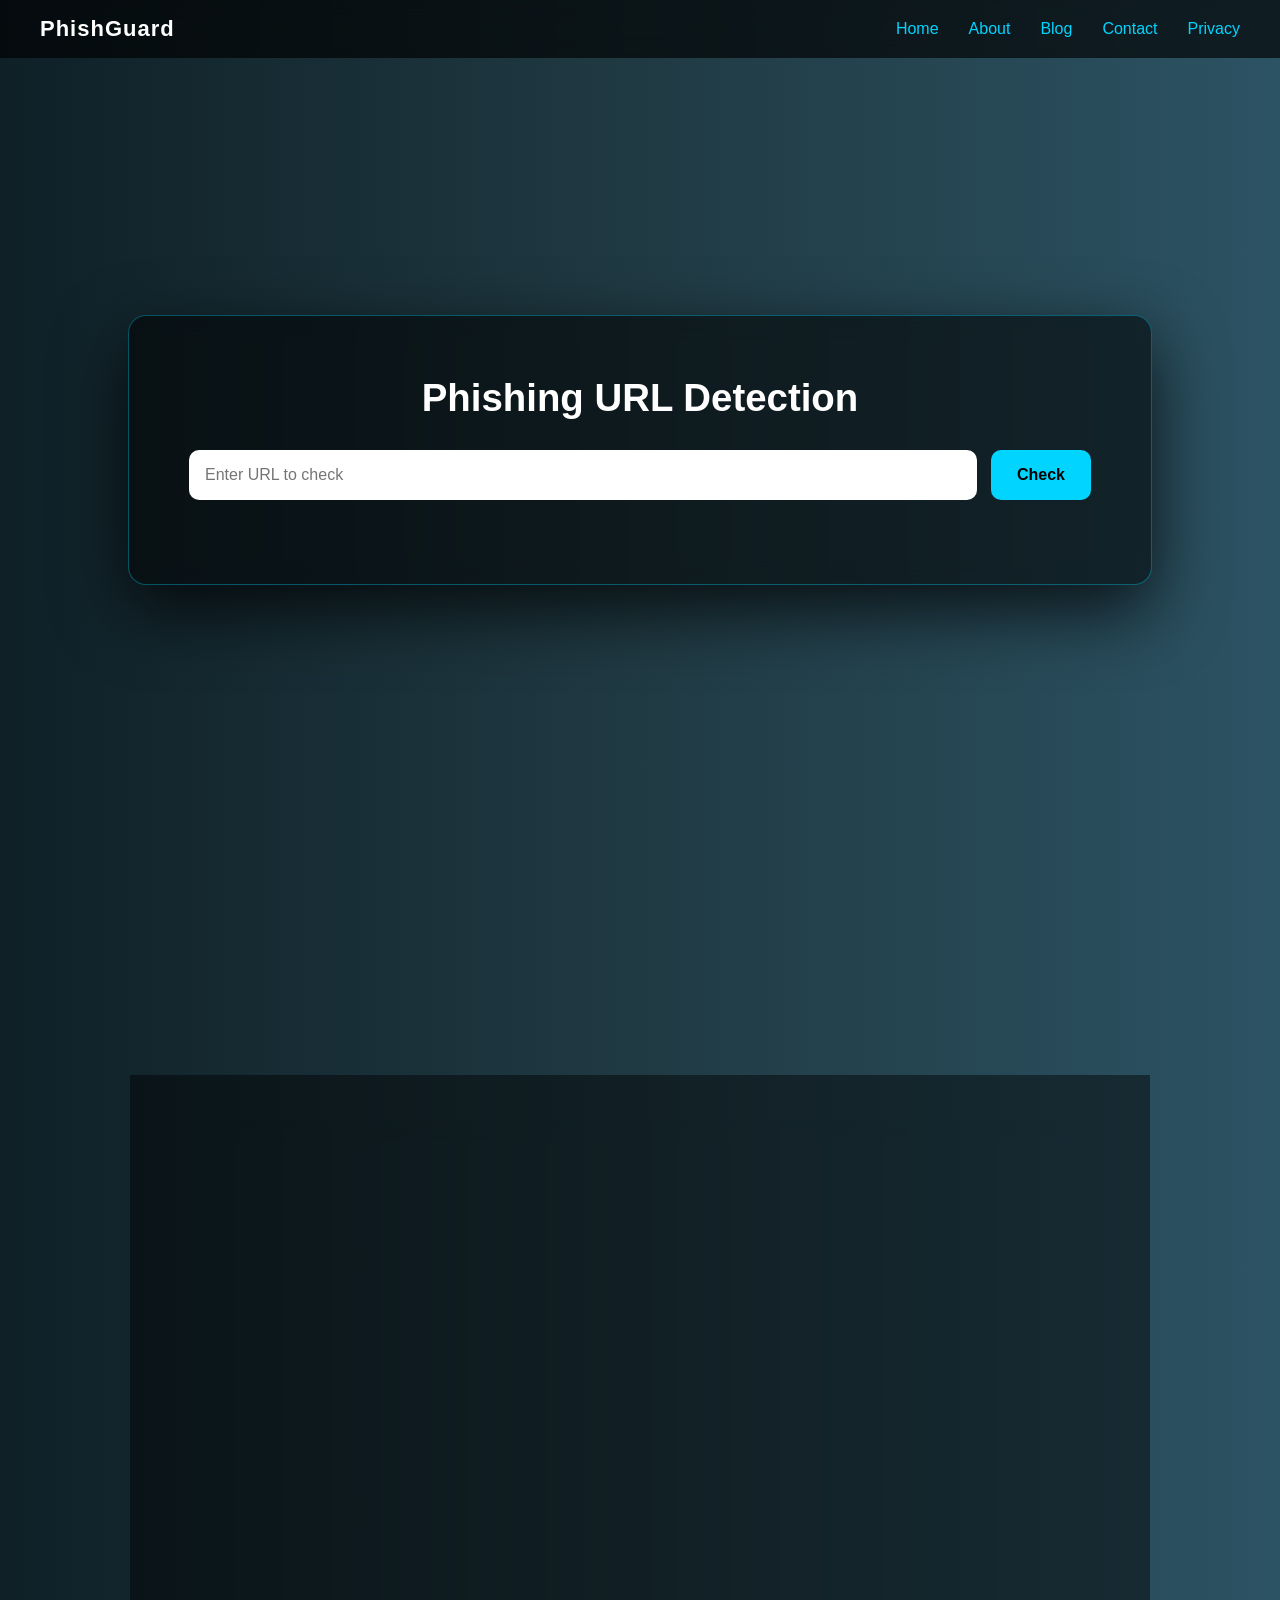
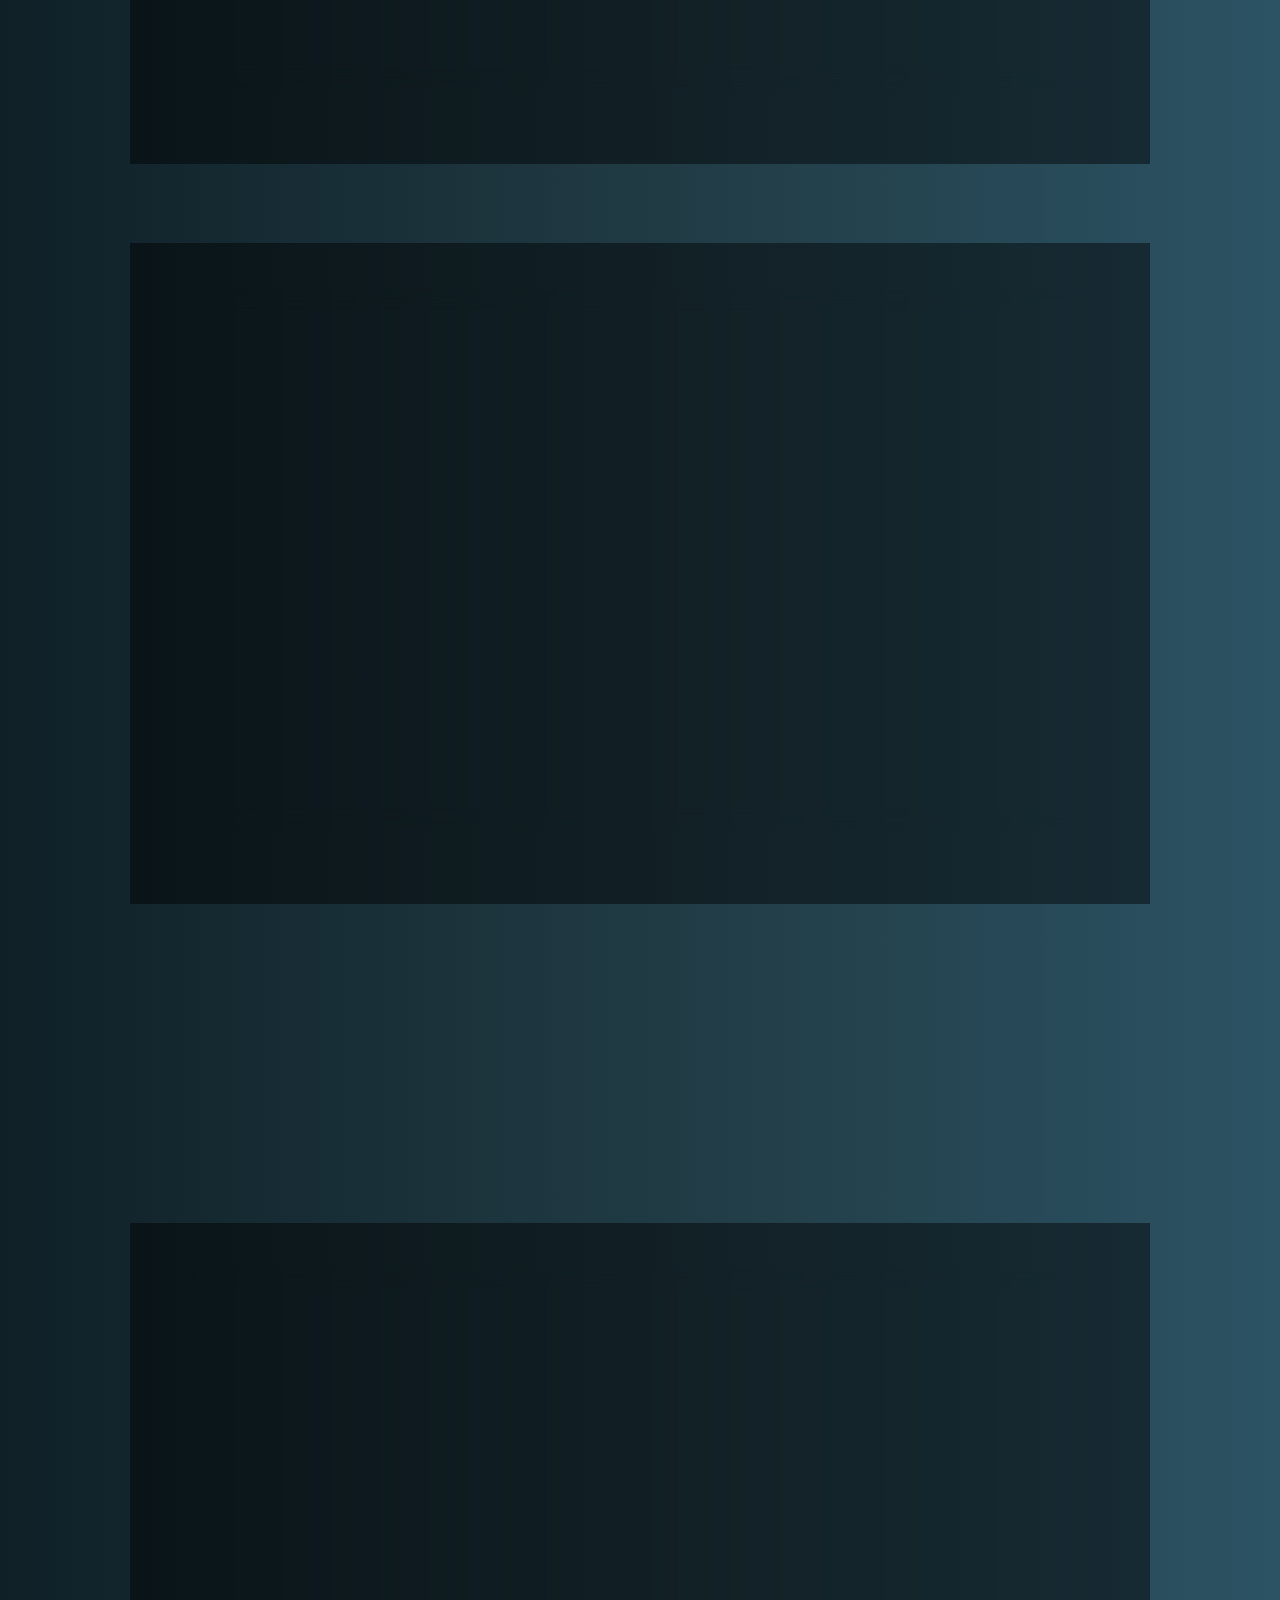
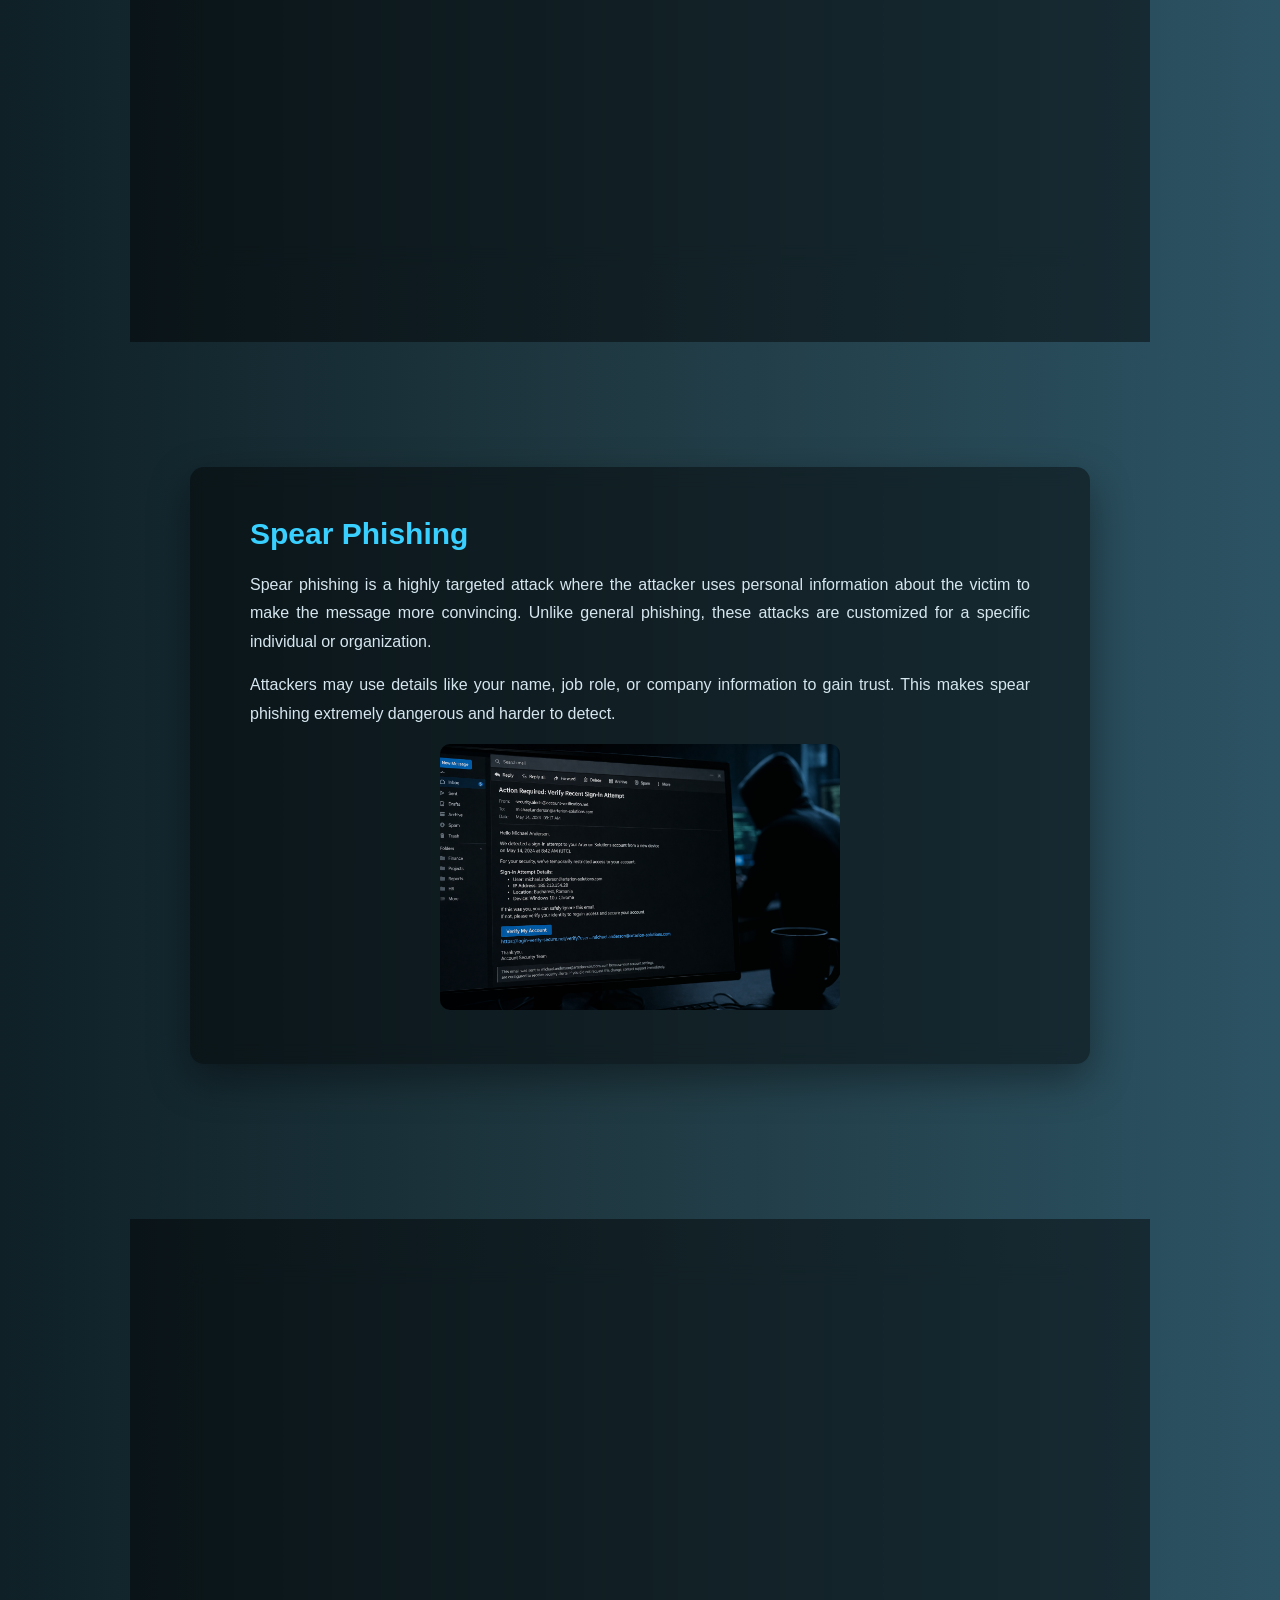
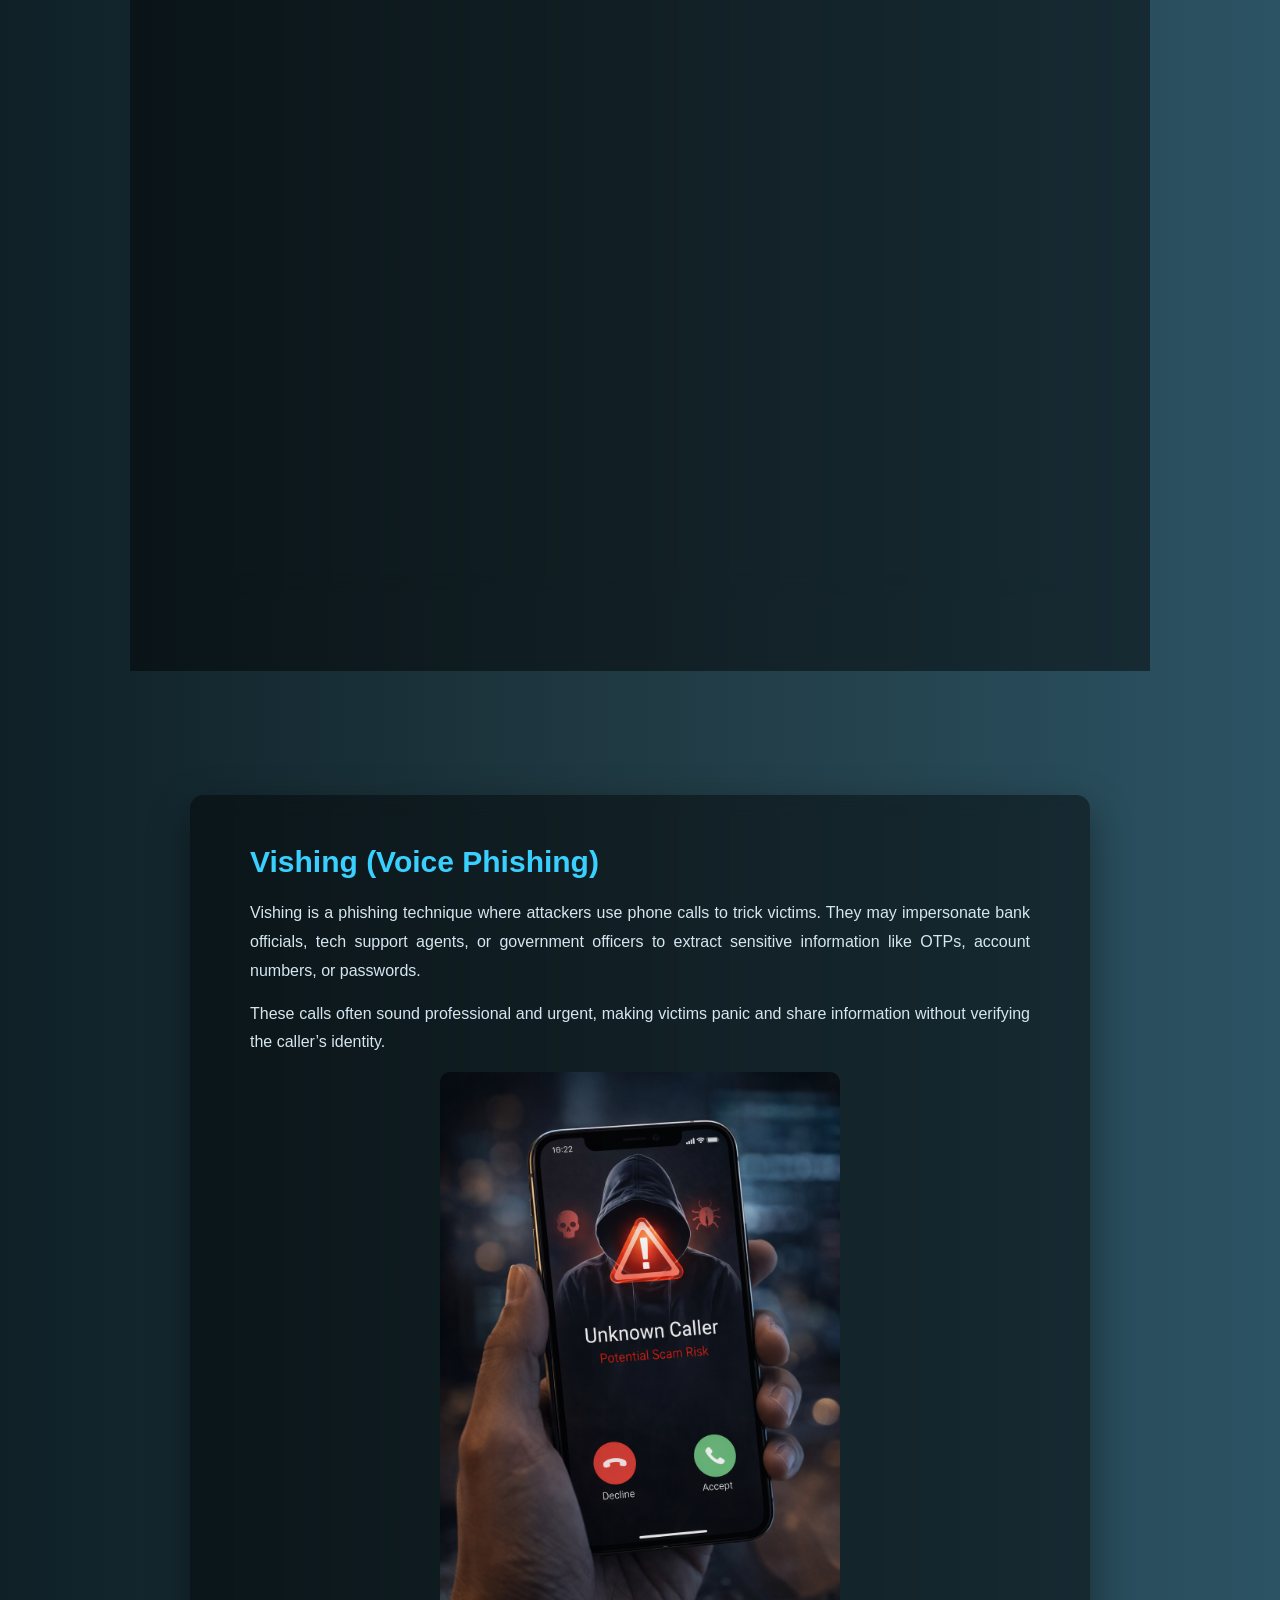
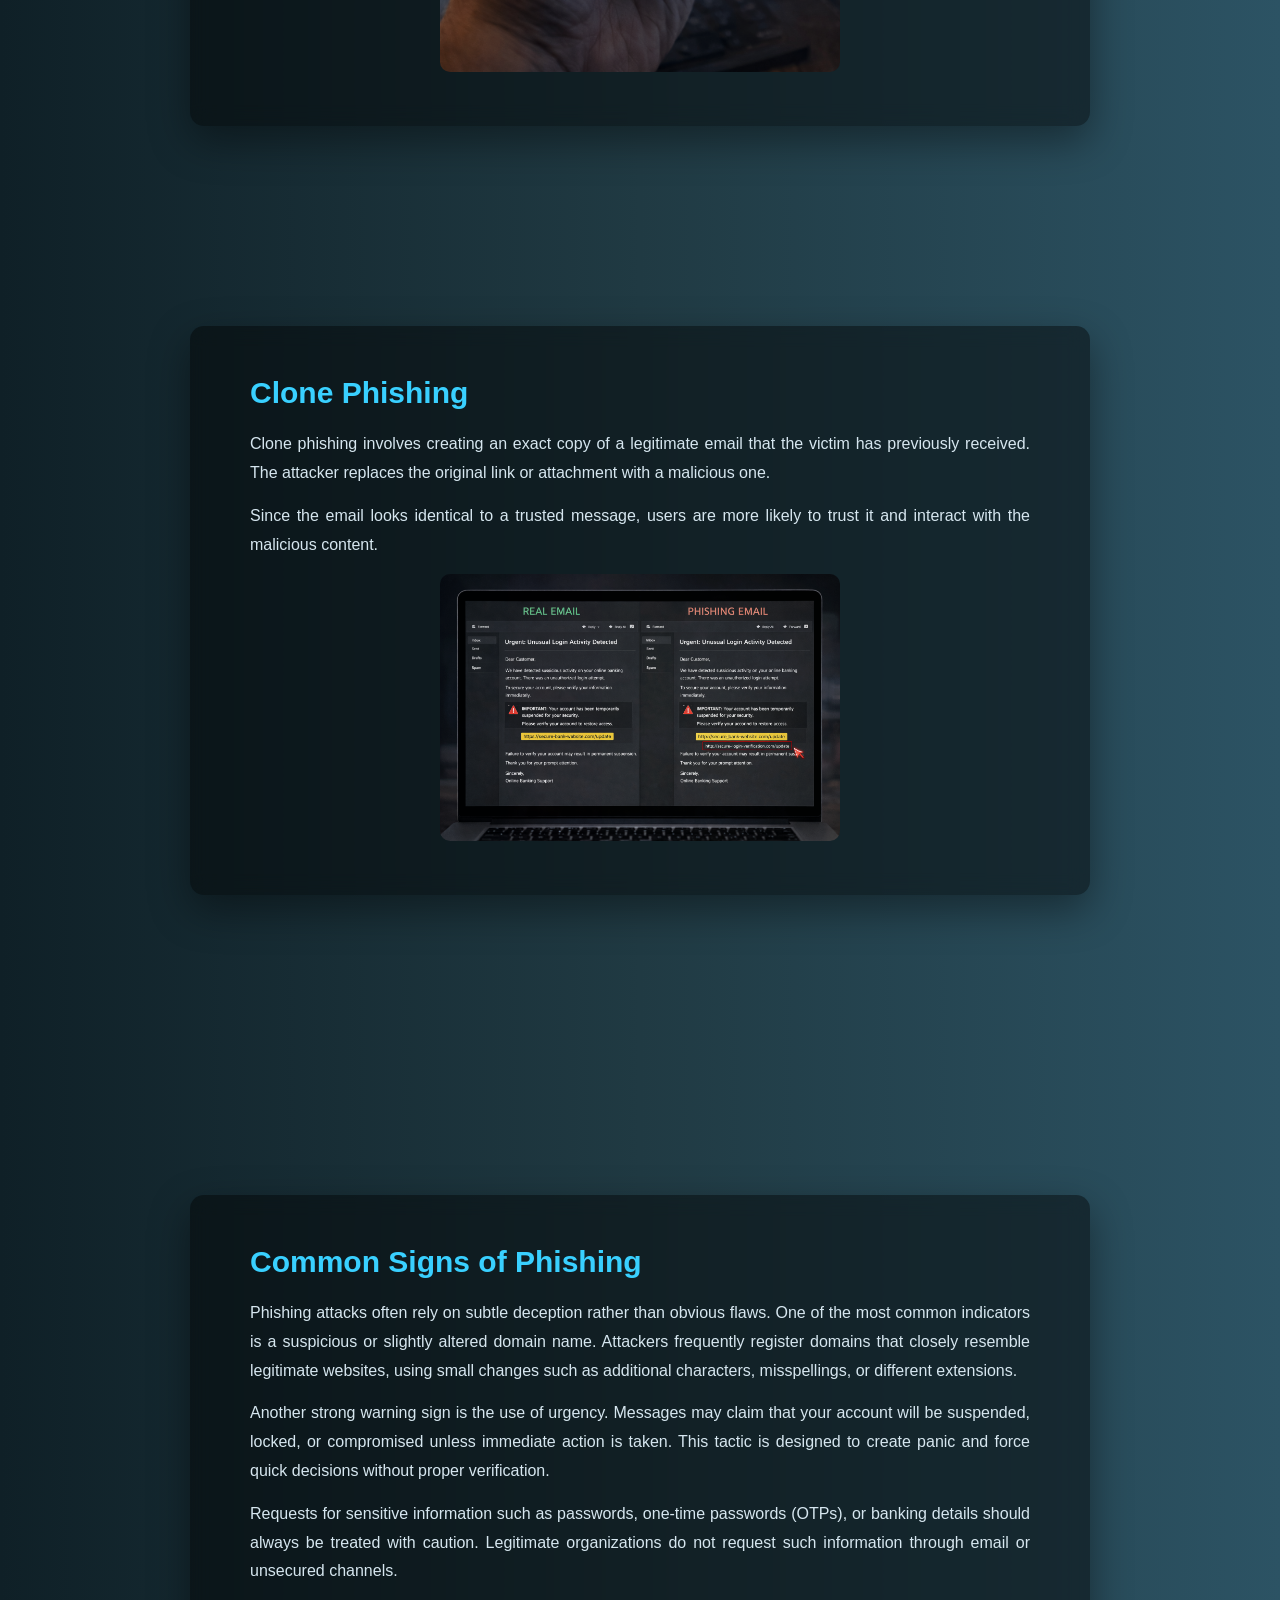
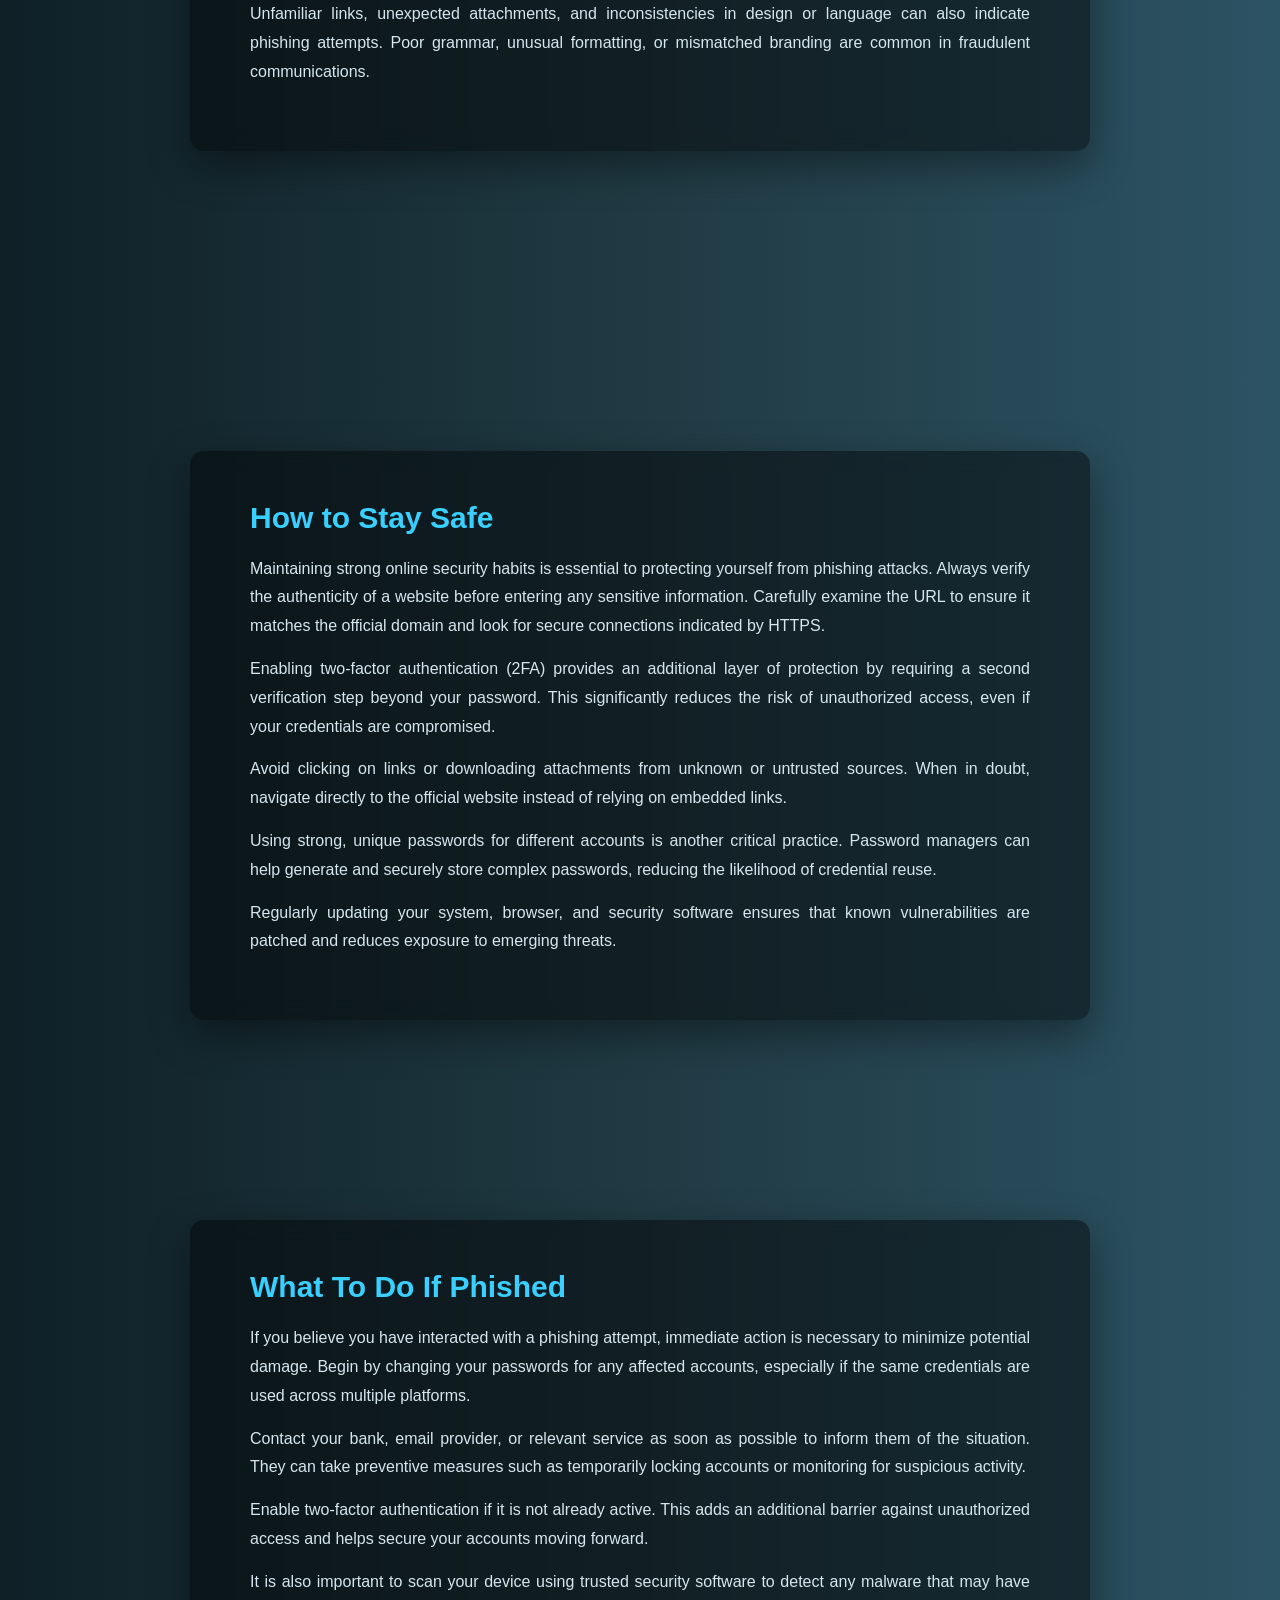
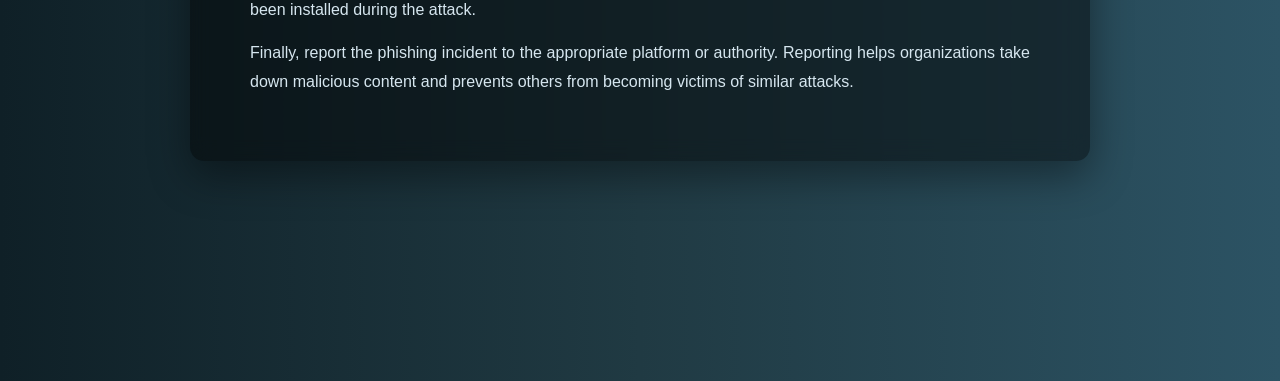
<file: index.html>
<!DOCTYPE html>
<html lang="en">

<head>
<meta name="google-adsense-account" content="ca-pub-5237312487637452">

<script async src="https://pagead2.googlesyndication.com/pagead/js/adsbygoogle.js?client=ca-pub-5237312487637452"
     crossorigin="anonymous"></script>

<meta charset="UTF-8">
<meta name="viewport" content="width=device-width, initial-scale=1.0">

<title>PhishGuard - Phishing URL Detection Tool</title>

<meta name="description" content="Detect phishing websites instantly with PhishGuard. Analyze suspicious URLs and stay safe from cyber threats.">

<link rel="stylesheet" href="css/style.css">

<link rel="stylesheet"
href="https://cdnjs.cloudflare.com/ajax/libs/font-awesome/6.5.1/css/all.min.css">

<style>
p {
  text-align: justify;
  line-height: 1.6;
}

.image-box {
  margin-top: 15px;
  text-align: center;
}

.image-box img {
  width: 100%;
  max-width: 400px;
  border-radius: 10px;
  opacity: 0.95;
}
</style>

</head>

<body>

<nav class="navbar">
<div class="logo">PhishGuard</div>

<div class="menu-toggle" onclick="toggleMenu()">
<i class="fas fa-bars"></i>
</div>

<ul class="nav-links" id="nav-links">
<li><a href="index.html">Home</a></li>
<li><a href="about.html">About</a></li>
<li><a href="blog.html">Blog</a></li>
<li><a href="contact.html">Contact</a></li>
<li><a href="privacy.html">Privacy</a></li>
</ul>
</nav>


<!-- TOOL SECTION -->
<section class="section">
<div class="home-card">
<h1>Phishing URL Detection</h1>

<div class="input-row">
<input type="text" id="url" placeholder="Enter URL to check">
<button class="check-btn" onclick="checkUrl()">Check</button>
</div>

<div id="resultBox">
<h2 id="result"></h2>
<h3 id="confidence"></h3>
</div>

<!-- 🔐 SSL REPORT (ADDED) -->
<div id="ssl-card" class="result-card" style="display:none; margin-top:20px;">
  <h3>🔐 SSL Security Report</h3>

  <p><strong>TLS Version:</strong> <span id="ssl-status">-</span></p>
  <p><strong>Issuer:</strong> <span id="ssl-issuer">-</span></p>
  <p><strong>Expiry:</strong> <span id="ssl-expiry">-</span></p>
  <p><strong>Domain:</strong> <span id="ssl-domain">-</span></p>
  <p><strong>IP Address:</strong> <span id="ssl-ip">-</span></p>
  <p><strong>Issued To:</strong> <span id="ssl-issued">-</span></p>
  <p><strong>Cipher:</strong> <span id="ssl-cipher">-</span></p>
  <p><strong>HSTS:</strong> <span id="ssl-hsts">-</span></p>
</div>

</div>
</section>


<!-- BASIC INFO -->
<section class="section about">
<div class="about-wrapper">

<div class="about-card">
<h2>What is Phishing?</h2>

<p>
Phishing is a cyberattack where attackers impersonate trusted websites
to steal login credentials, banking details, and personal information.
</p>

<p>
These attacks often involve fake login pages, misleading domain names,
and malicious links designed to trick users.
</p>

<div class="image-box">
<img src="img\Suspicious fake banking login page.png">
</div>

</div>


<div class="about-card">
<h2>How PhishGuard Helps</h2>

<p>
PhishGuard analyzes URLs using machine learning models trained
on phishing datasets and evaluates multiple security features
to detect suspicious patterns.
</p>

<p>
This allows users to quickly determine whether a website
may be safe or potentially malicious.
</p>

<div class="image-box">
<img src="img\ChatGPT Image Apr 11, 2026, 10_38_33 AM.png">
</div>

</div>

</div>
</section>
<!-- NEW SECTION: TYPES OF PHISHING -->
<!-- DETAILED TYPES OF PHISHING -->
<section class="section about">
<div class="about-wrapper">

<div class="about-card">
<h2>Email Phishing</h2>

<p>
Email phishing is the most common type of cyber attack where attackers send
fraudulent emails that appear to come from trusted organizations such as banks,
e-commerce platforms, or social media companies.
</p>

<p>
These emails often contain urgent messages like “Your account will be suspended”
or “Verify your identity now,” pushing users to click malicious links and enter
sensitive information such as passwords or credit card details.
</p>

<div class="image-box">
<img src="img\Phishing email warning on laptop screen.png" alt="Email Phishing Example">
</div>

</div>


<div class="about-card">
<h2>Spear Phishing</h2>

<p>
Spear phishing is a highly targeted attack where the attacker uses personal
information about the victim to make the message more convincing. Unlike general
phishing, these attacks are customized for a specific individual or organization.
</p>

<p>
Attackers may use details like your name, job role, or company information to
gain trust. This makes spear phishing extremely dangerous and harder to detect.
</p>

<div class="image-box">
<img src="img\spear.png" alt="Spear Phishing Example">
</div>

</div>


<div class="about-card">
<h2>Smishing (SMS Phishing)</h2>

<p>
Smishing involves phishing attacks carried out through SMS or text messages.
Users receive messages claiming to be from banks, delivery services, or government
agencies with links that lead to malicious websites.
</p>

<p>
These messages often create urgency, such as “Your package is delayed” or
“Click here to claim your reward,” tricking users into clicking harmful links.
</p>

<div class="image-box">
<img src="img\Beware of suspicious delivery scams.png" alt="Smishing Example">
</div>

</div>


<div class="about-card">
<h2>Vishing (Voice Phishing)</h2>

<p>
Vishing is a phishing technique where attackers use phone calls to trick victims.
They may impersonate bank officials, tech support agents, or government officers
to extract sensitive information like OTPs, account numbers, or passwords.
</p>

<p>
These calls often sound professional and urgent, making victims panic and share
information without verifying the caller’s identity.
</p>

<div class="image-box">
<img src="img\Suspicious call alert on smartphone.png" alt="Vishing Example">
</div>

</div>


<div class="about-card">
<h2>Clone Phishing</h2>

<p>
Clone phishing involves creating an exact copy of a legitimate email that the
victim has previously received. The attacker replaces the original link or
attachment with a malicious one.
</p>

<p>
Since the email looks identical to a trusted message, users are more likely to
trust it and interact with the malicious content.
</p>

<div class="image-box">
<img src="img\Email phishing vs real comparison.png" alt="Clone Phishing Example">
</div>

</div>

</div>
</section>
<div class="about-card">
<h2>Common Signs of Phishing</h2>

<p>
Phishing attacks often rely on subtle deception rather than obvious flaws. One of the most common indicators is a suspicious or slightly altered domain name. Attackers frequently register domains that closely resemble legitimate websites, using small changes such as additional characters, misspellings, or different extensions.
</p>

<p>
Another strong warning sign is the use of urgency. Messages may claim that your account will be suspended, locked, or compromised unless immediate action is taken. This tactic is designed to create panic and force quick decisions without proper verification.
</p>

<p>
Requests for sensitive information such as passwords, one-time passwords (OTPs), or banking details should always be treated with caution. Legitimate organizations do not request such information through email or unsecured channels.
</p>

<p>
Unfamiliar links, unexpected attachments, and inconsistencies in design or language can also indicate phishing attempts. Poor grammar, unusual formatting, or mismatched branding are common in fraudulent communications.
</p>

</div>

</div>
</section>


<!-- NEW SECTION: SAFETY -->
<section class="section about">
<div class="about-wrapper">

<div class="about-card">
<h2>How to Stay Safe</h2>

<p>
Maintaining strong online security habits is essential to protecting yourself from phishing attacks. Always verify the authenticity of a website before entering any sensitive information. Carefully examine the URL to ensure it matches the official domain and look for secure connections indicated by HTTPS.
</p>

<p>
Enabling two-factor authentication (2FA) provides an additional layer of protection by requiring a second verification step beyond your password. This significantly reduces the risk of unauthorized access, even if your credentials are compromised.
</p>

<p>
Avoid clicking on links or downloading attachments from unknown or untrusted sources. When in doubt, navigate directly to the official website instead of relying on embedded links.
</p>

<p>
Using strong, unique passwords for different accounts is another critical practice. Password managers can help generate and securely store complex passwords, reducing the likelihood of credential reuse.
</p>

<p>
Regularly updating your system, browser, and security software ensures that known vulnerabilities are patched and reduces exposure to emerging threats.
</p>

</div>

<div class="about-card">
<h2>What To Do If Phished</h2>

<p>
If you believe you have interacted with a phishing attempt, immediate action is necessary to minimize potential damage. Begin by changing your passwords for any affected accounts, especially if the same credentials are used across multiple platforms.
</p>

<p>
Contact your bank, email provider, or relevant service as soon as possible to inform them of the situation. They can take preventive measures such as temporarily locking accounts or monitoring for suspicious activity.
</p>

<p>
Enable two-factor authentication if it is not already active. This adds an additional barrier against unauthorized access and helps secure your accounts moving forward.
</p>

<p>
It is also important to scan your device using trusted security software to detect any malware that may have been installed during the attack.
</p>

<p>
Finally, report the phishing incident to the appropriate platform or authority. Reporting helps organizations take down malicious content and prevents others from becoming victims of similar attacks.
</p>

</div>

</div>
</section>
<!-- (rest of your code unchanged — exactly as in your original file) -->

<script src="js/app.js"></script>

</body>
</html>
</file>
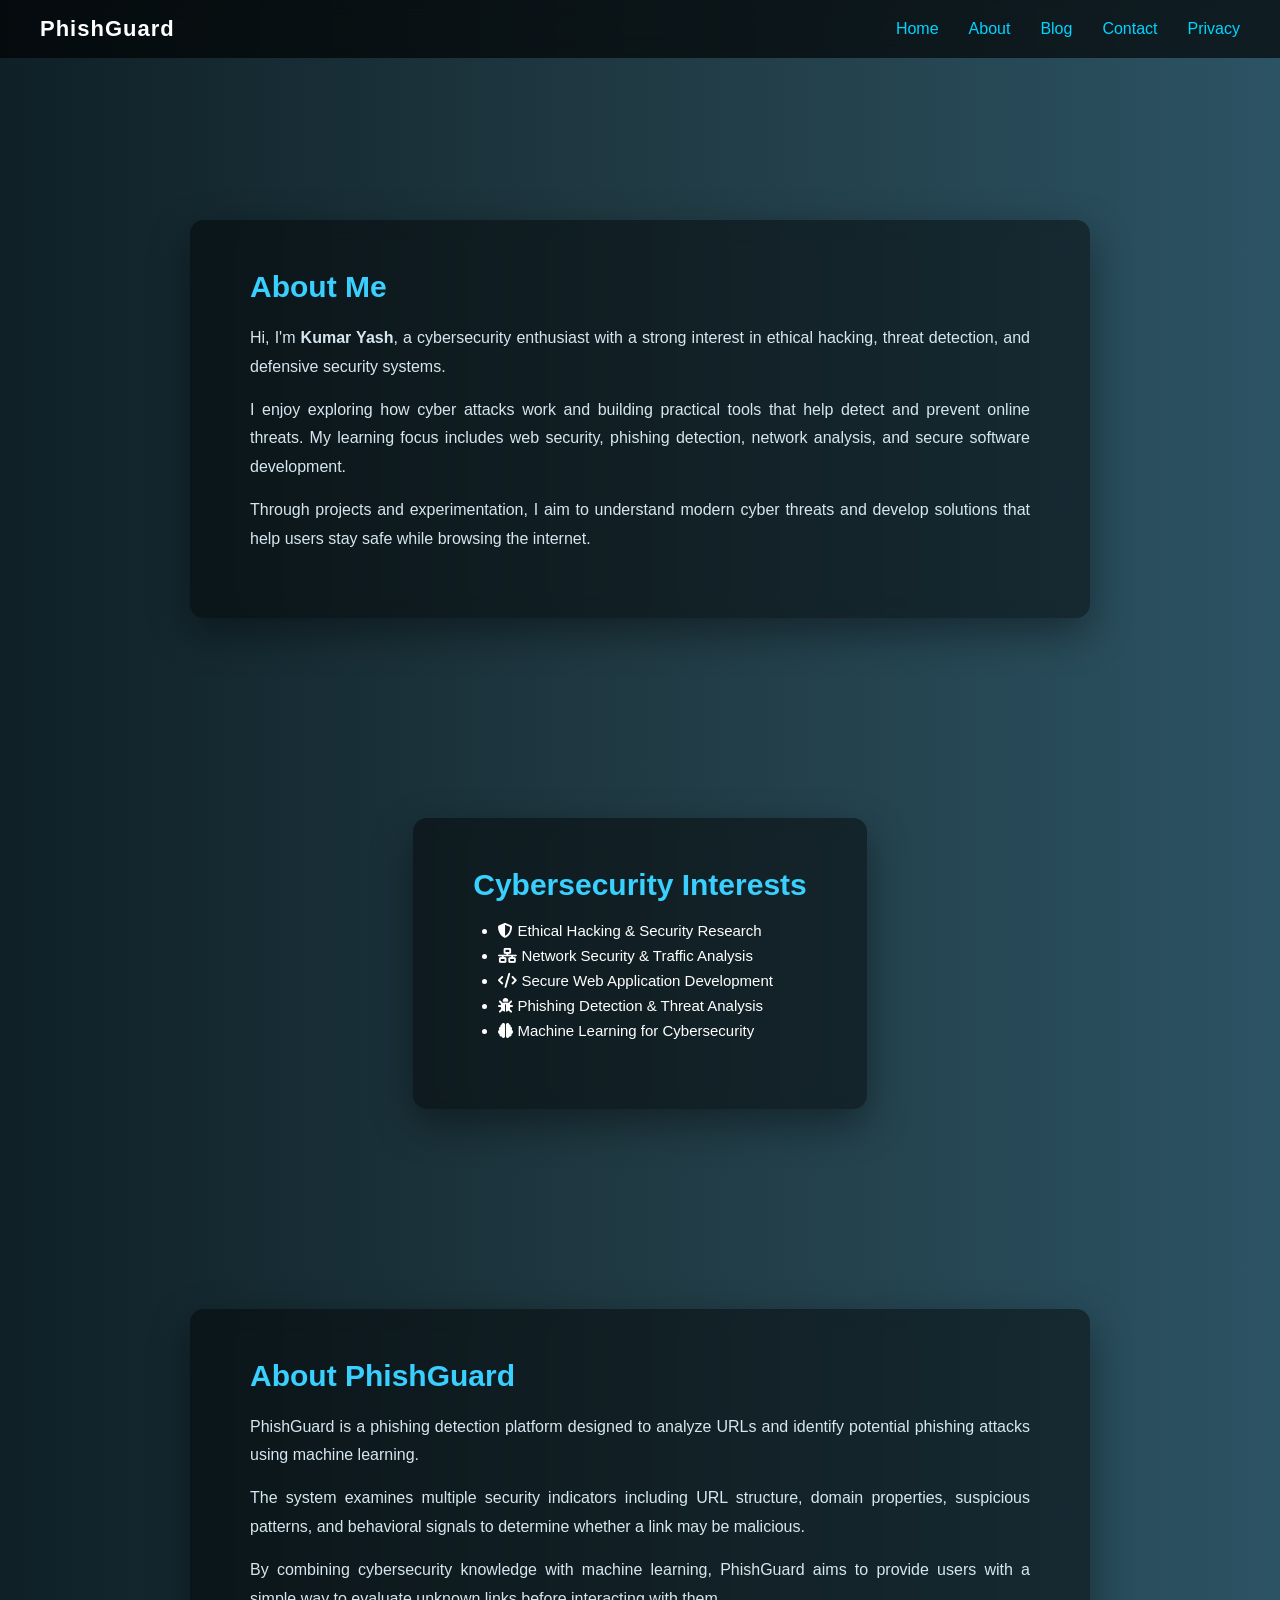
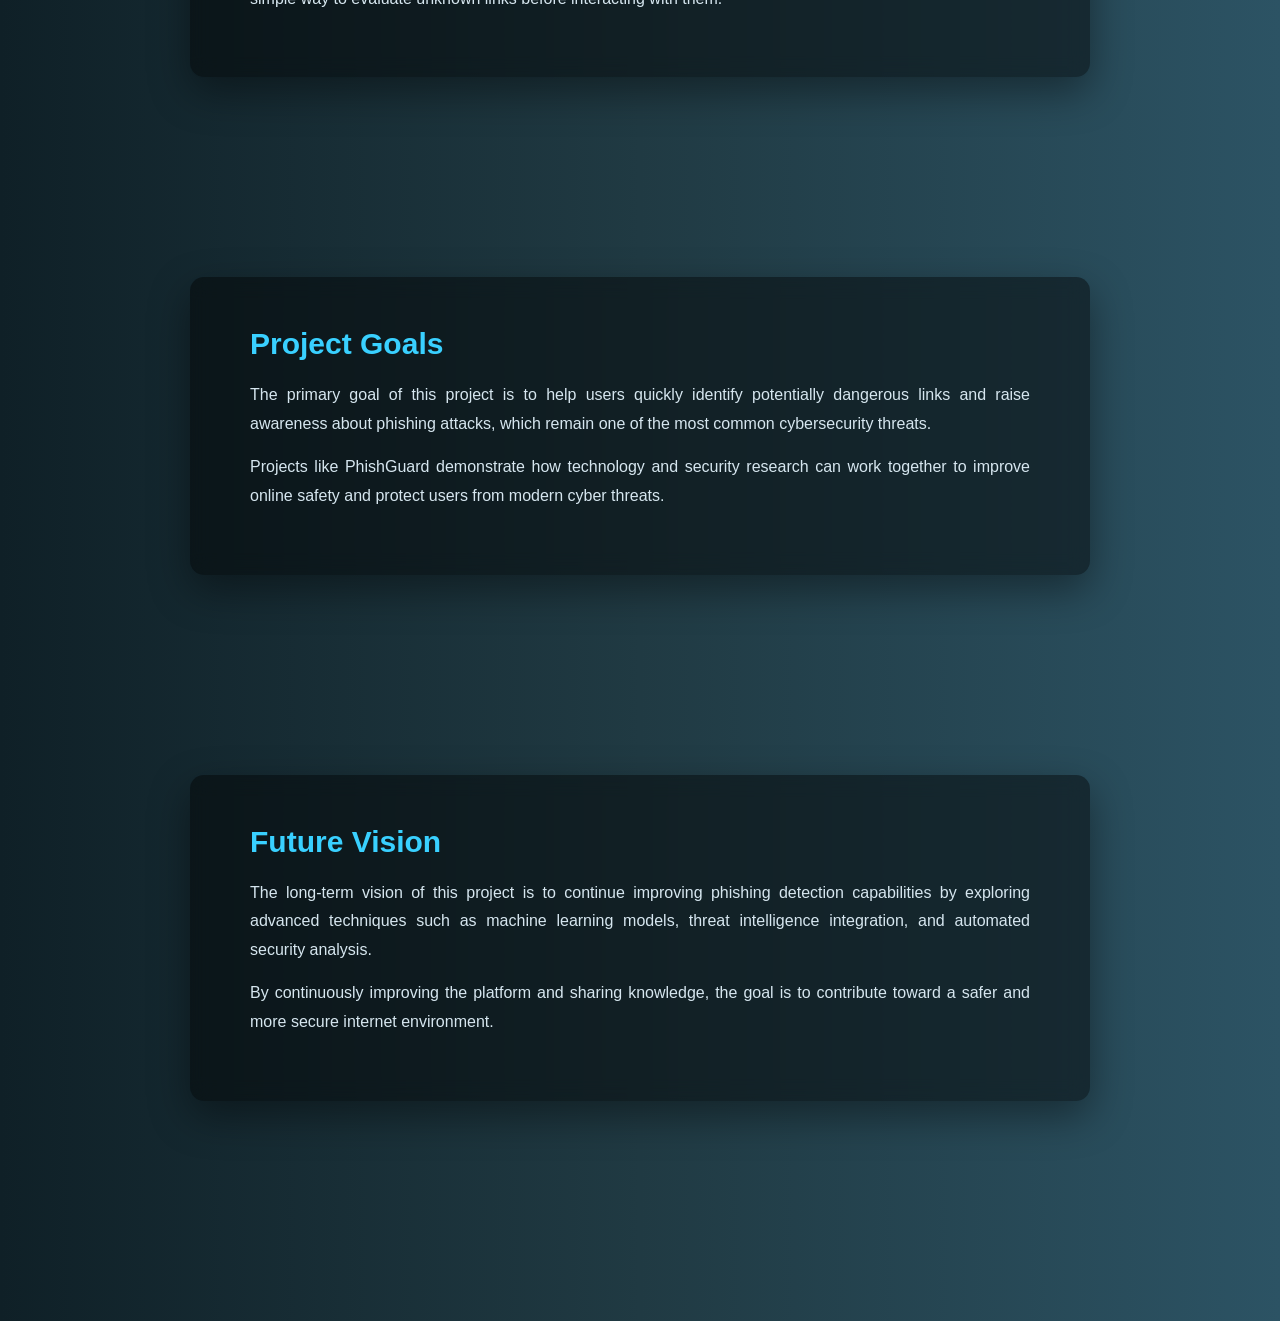
<file: about.html>
<!DOCTYPE html>
<html lang="en">

<head>

<link rel="stylesheet" href="css/style.css">
<meta charset="UTF-8">
<meta name="viewport" content="width=device-width, initial-scale=1.0">

<title>About | PhishGuard</title>

<link rel="stylesheet" href="css/style.css">

<link rel="stylesheet"
href="https://cdnjs.cloudflare.com/ajax/libs/font-awesome/6.5.1/css/all.min.css">
<style>
p {
  text-align: justify;
  line-height: 1.6;
}
</style>
</head>
<script src="js/app.js"></script>
<body>

<nav class="navbar">

<div class="logo">PhishGuard</div>

<div class="menu-toggle" onclick="toggleMenu()">
<i class="fas fa-bars"></i>
</div>

<ul class="nav-links" id="nav-links">
<li><a href="index.html">Home</a></li>
<li><a href="about.html">About</a></li>
<li><a href="blog.html">Blog</a></li>
<li><a href="contact.html">Contact</a></li>
<li><a href="privacy.html">Privacy</a></li>
</ul>

</nav>


<section class="section about">

<div class="about-wrapper">


<!-- ABOUT ME -->

<div class="about-card">

<h2>About Me</h2>

<p>
Hi, I'm <strong>Kumar Yash</strong>, a cybersecurity enthusiast with a
strong interest in ethical hacking, threat detection, and defensive
security systems.
</p>

<p>
I enjoy exploring how cyber attacks work and building practical
tools that help detect and prevent online threats. My learning
focus includes web security, phishing detection, network analysis,
and secure software development.
</p>

<p>
Through projects and experimentation, I aim to understand modern
cyber threats and develop solutions that help users stay safe
while browsing the internet.
</p>

</div>


<!-- SKILLS / INTERESTS -->

<div class="about-card">

<h2>Cybersecurity Interests</h2>

<ul class="about-list">
<li><i class="fa-solid fa-shield-halved"></i> Ethical Hacking & Security Research</li>
<li><i class="fa-solid fa-network-wired"></i> Network Security & Traffic Analysis</li>
<li><i class="fa-solid fa-code"></i> Secure Web Application Development</li>
<li><i class="fa-solid fa-bug"></i> Phishing Detection & Threat Analysis</li>
<li><i class="fa-solid fa-brain"></i> Machine Learning for Cybersecurity</li>
</ul>

</div>


<!-- PROJECT -->

<div class="about-card">

<h2>About PhishGuard</h2>

<p>
PhishGuard is a phishing detection platform designed to analyze
URLs and identify potential phishing attacks using machine learning.
</p>

<p>
The system examines multiple security indicators including URL
structure, domain properties, suspicious patterns, and behavioral
signals to determine whether a link may be malicious.
</p>

<p>
By combining cybersecurity knowledge with machine learning,
PhishGuard aims to provide users with a simple way to evaluate
unknown links before interacting with them.
</p>

</div>


<!-- PROJECT GOALS -->

<div class="about-card">

<h2>Project Goals</h2>

<p>
The primary goal of this project is to help users quickly identify
potentially dangerous links and raise awareness about phishing
attacks, which remain one of the most common cybersecurity threats.
</p>

<p>
Projects like PhishGuard demonstrate how technology and security
research can work together to improve online safety and protect
users from modern cyber threats.
</p>

</div>


<!-- VISION -->

<div class="about-card">

<h2>Future Vision</h2>

<p>
The long-term vision of this project is to continue improving
phishing detection capabilities by exploring advanced techniques
such as machine learning models, threat intelligence integration,
and automated security analysis.
</p>

<p>
By continuously improving the platform and sharing knowledge,
the goal is to contribute toward a safer and more secure internet
environment.
</p>

</div>


</div>

</section>

</body>
</html>
</file>
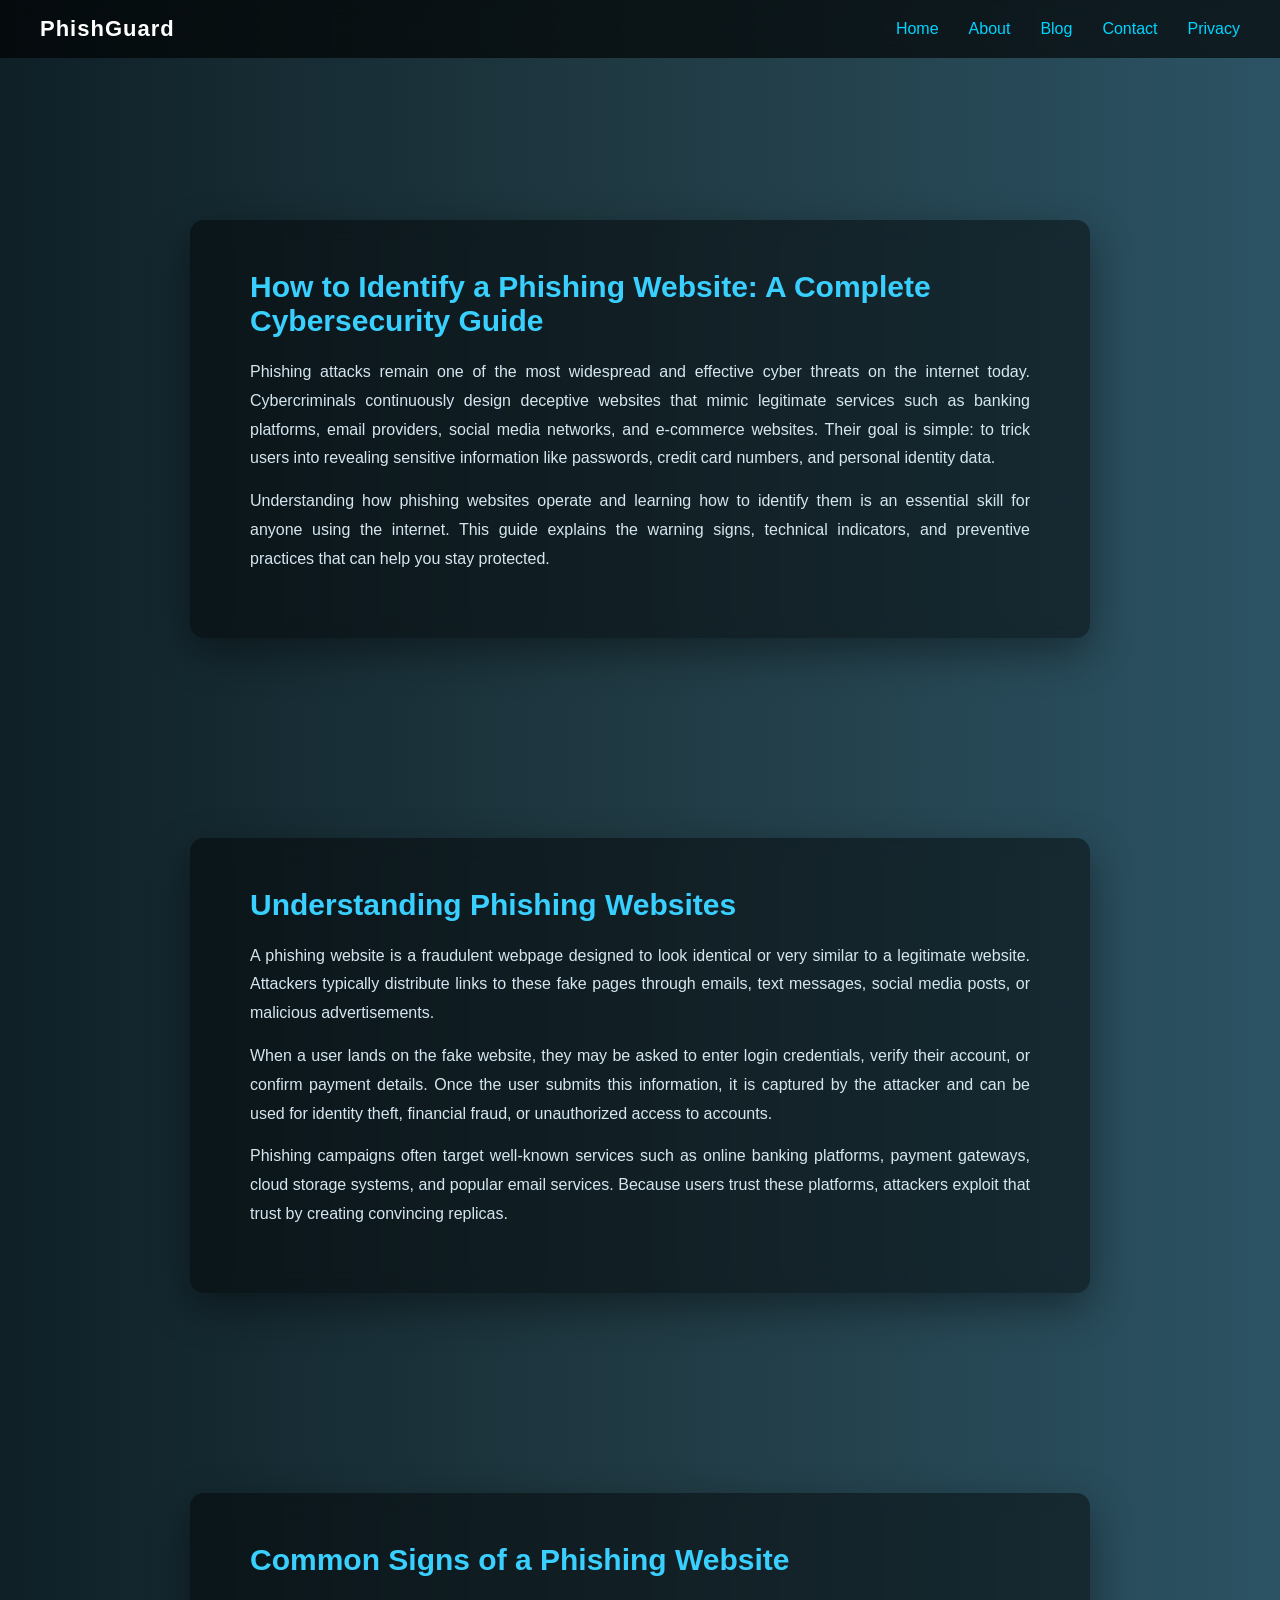
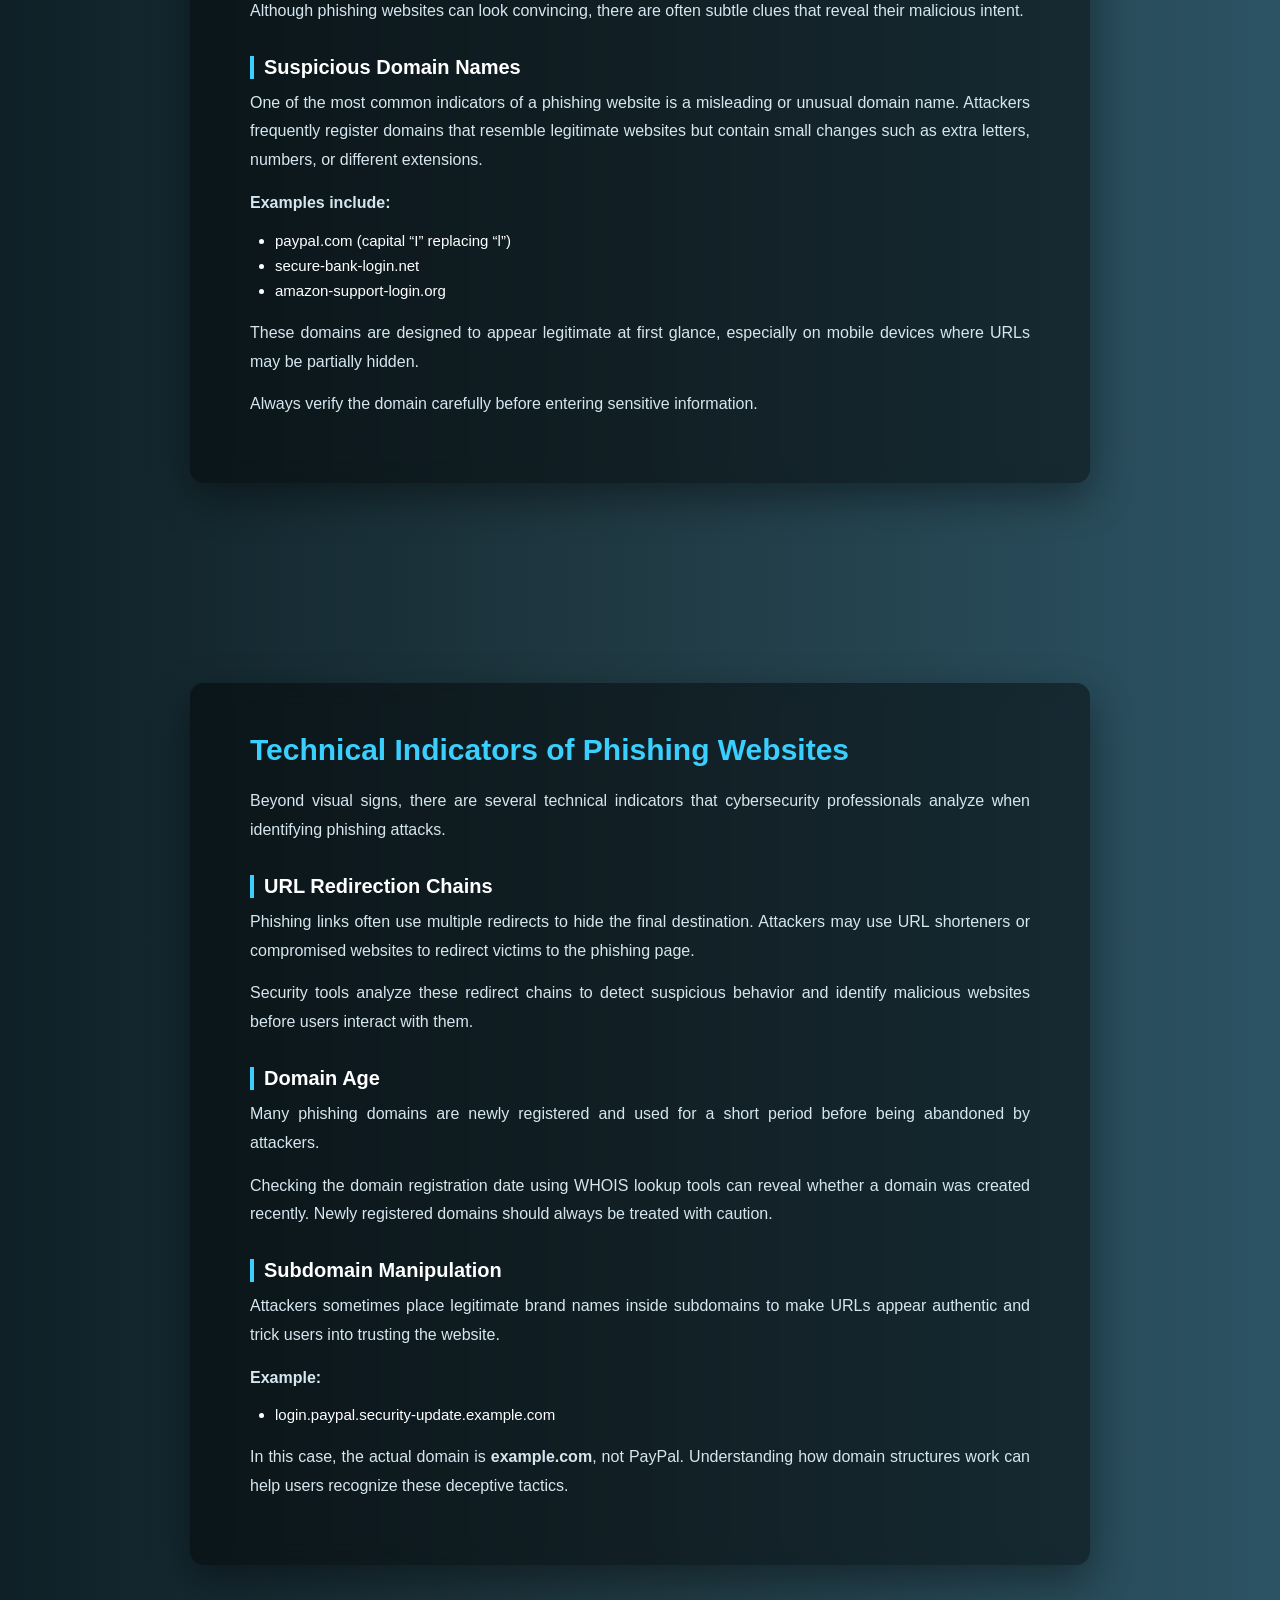
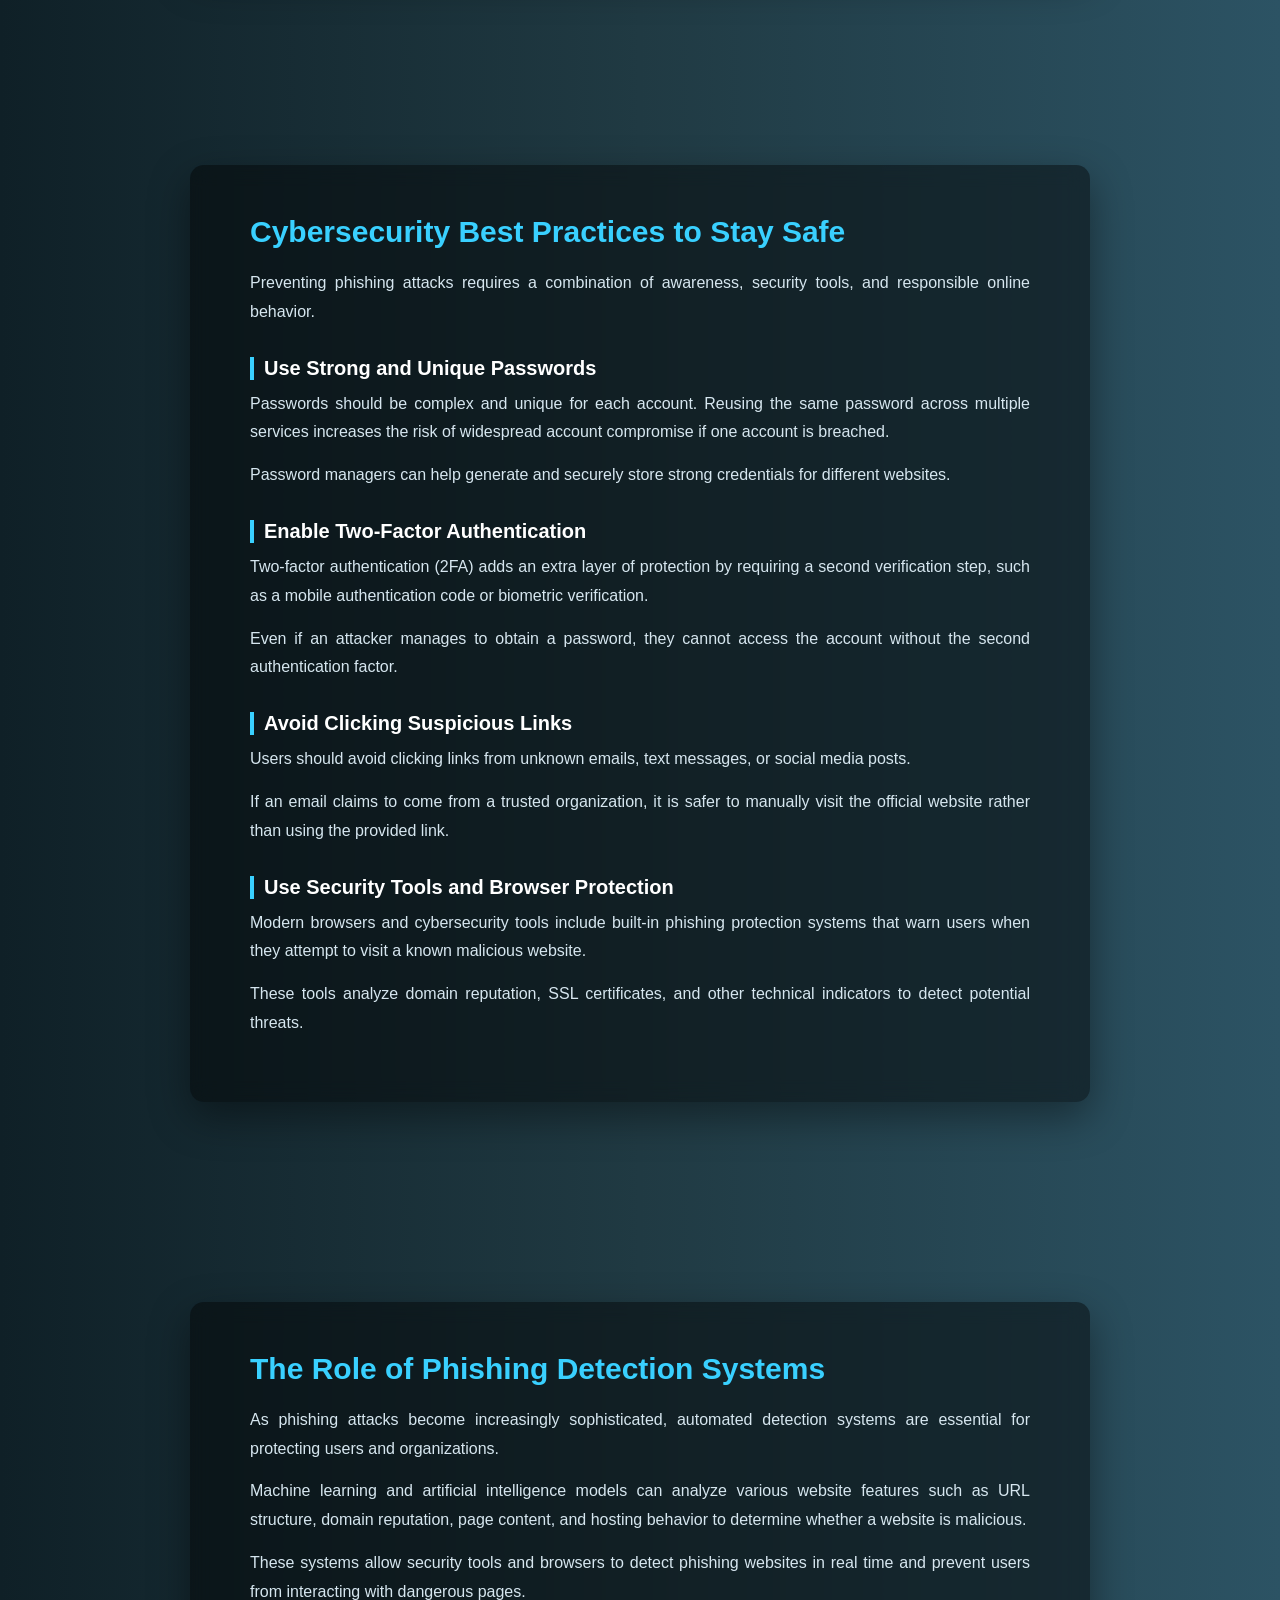
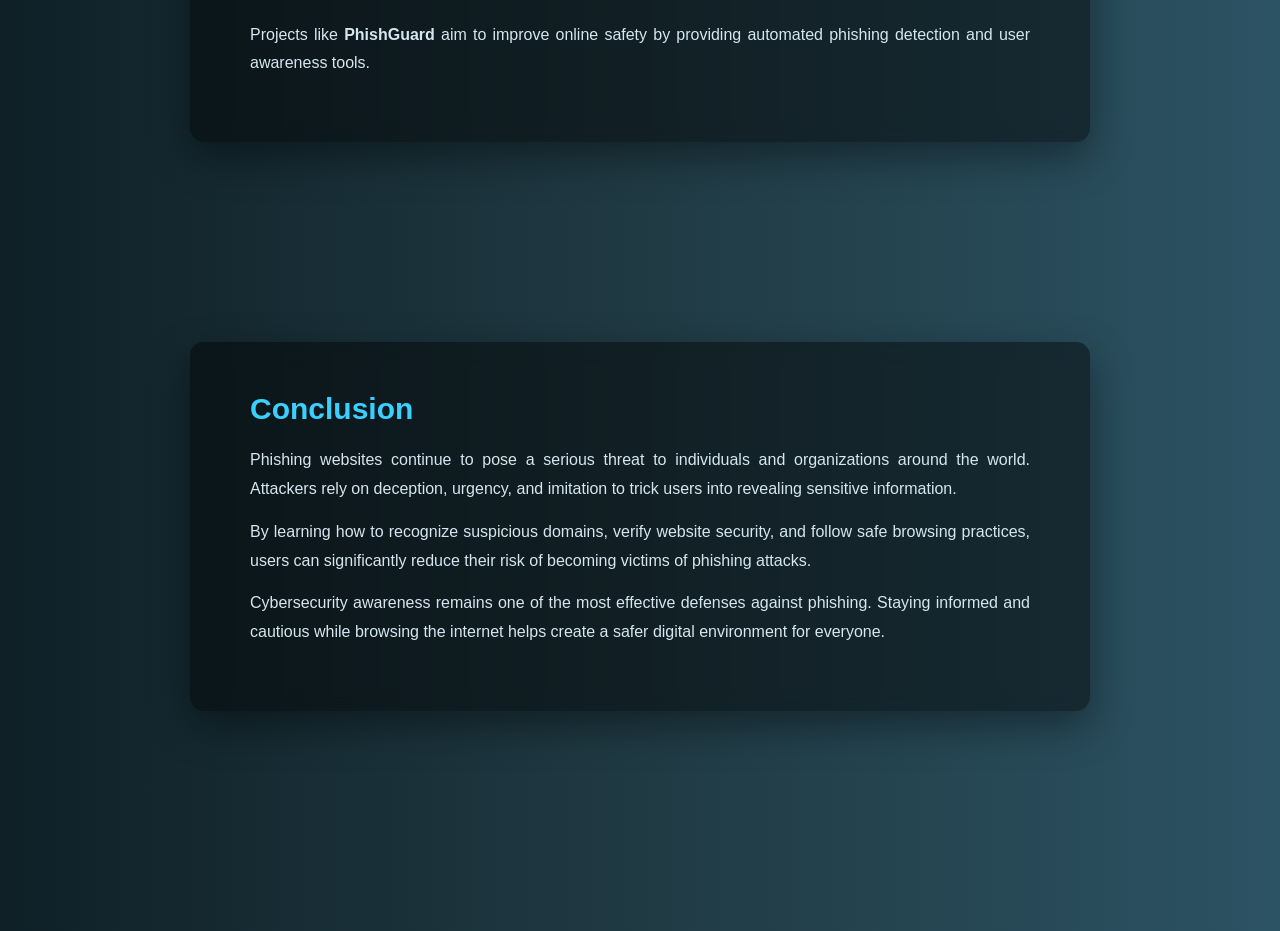
<file: blog.html>
<!DOCTYPE html>
<html lang="en">

<head>
<link rel="stylesheet" href="css/style.css">
<meta name="google-adsense-account" content="ca-pub-5237312487637452">

<script async src="https://pagead2.googlesyndication.com/pagead/js/adsbygoogle.js?client=ca-pub-5237312487637452"
     crossorigin="anonymous"></script>

<meta charset="UTF-8">
<meta name="viewport" content="width=device-width, initial-scale=1.0">

<title>Blog | PhishGuard</title>

<link rel="stylesheet" href="css/style.css">

<link rel="stylesheet"
href="https://cdnjs.cloudflare.com/ajax/libs/font-awesome/6.5.1/css/all.min.css">
<style>
p {
  text-align: justify;
  line-height: 1.6;
}
</style>
</head>
<script src="js/app.js"></script>
<body>

<!-- NAVBAR -->
<nav class="navbar">

<div class="logo">PhishGuard</div>

<div class="menu-toggle" onclick="toggleMenu()">
<i class="fas fa-bars"></i>
</div>

<ul class="nav-links" id="nav-links">
<li><a href="index.html">Home</a></li>
<li><a href="about.html">About</a></li>
<li><a href="blog.html">Blog</a></li>
<li><a href="contact.html">Contact</a></li>
<li><a href="privacy.html">Privacy</a></li>
</ul>

</nav>


<!-- BLOG SECTION -->
<section class="section about">

<div class="about-wrapper">

<div class="about-card">

<h2>How to Identify a Phishing Website: A Complete Cybersecurity Guide</h2>

<p>
Phishing attacks remain one of the most widespread and effective cyber threats on the internet today. Cybercriminals continuously design deceptive websites that mimic legitimate services such as banking platforms, email providers, social media networks, and e-commerce websites. Their goal is simple: to trick users into revealing sensitive information like passwords, credit card numbers, and personal identity data.
</p>
<p>
  Understanding how phishing websites operate and learning how to identify them is an essential skill for anyone using the internet. This guide explains the warning signs, technical indicators, and preventive practices that can help you stay protected.
</p>



</div>


<div class="about-card">

<h2>Understanding Phishing Websites</h2>

<p>
A phishing website is a fraudulent webpage designed to look identical or very similar to a legitimate website. Attackers typically distribute links to these fake pages through emails, text messages, social media posts, or malicious advertisements.
</p>

<p>
When a user lands on the fake website, they may be asked to enter login credentials, verify their account, or confirm payment details. Once the user submits this information, it is captured by the attacker and can be used for identity theft, financial fraud, or unauthorized access to accounts.
</p>

<p>
Phishing campaigns often target well-known services such as online banking platforms, payment gateways, cloud storage systems, and popular email services. Because users trust these platforms, attackers exploit that trust by creating convincing replicas.
</p>

</div>


<div class="about-card">

<h2>Common Signs of a Phishing Website</h2>

<p>
Although phishing websites can look convincing, there are often subtle clues
that reveal their malicious intent.
</p>

<h3>Suspicious Domain Names</h3>

<p>
One of the most common indicators of a phishing website is a misleading or
unusual domain name. Attackers frequently register domains that resemble
legitimate websites but contain small changes such as extra letters, numbers,
or different extensions.
</p>

<p><strong>Examples include:</strong></p>

<ul>
<li>paypaI.com (capital “I” replacing “l”)</li>
<li>secure-bank-login.net</li>
<li>amazon-support-login.org</li>
</ul>

<p>
These domains are designed to appear legitimate at first glance,
especially on mobile devices where URLs may be partially hidden.
</p>

<p>
Always verify the domain carefully before entering sensitive information.
</p>

</div>
<div class="about-card">

<h2>Technical Indicators of Phishing Websites</h2>

<p>
Beyond visual signs, there are several technical indicators that cybersecurity
professionals analyze when identifying phishing attacks.
</p>

<h3>URL Redirection Chains</h3>

<p>
Phishing links often use multiple redirects to hide the final destination.
Attackers may use URL shorteners or compromised websites to redirect victims
to the phishing page.
</p>

<p>
Security tools analyze these redirect chains to detect suspicious behavior
and identify malicious websites before users interact with them.
</p>

<h3>Domain Age</h3>

<p>
Many phishing domains are newly registered and used for a short period
before being abandoned by attackers.
</p>

<p>
Checking the domain registration date using WHOIS lookup tools can reveal
whether a domain was created recently. Newly registered domains should
always be treated with caution.
</p>

<h3>Subdomain Manipulation</h3>

<p>
Attackers sometimes place legitimate brand names inside subdomains to make
URLs appear authentic and trick users into trusting the website.
</p>

<p><strong>Example:</strong></p>

<ul>
<li>login.paypal.security-update.example.com</li>
</ul>

<p>
In this case, the actual domain is <strong>example.com</strong>, not PayPal.
Understanding how domain structures work can help users recognize these
deceptive tactics.
</p>

</div>



<div class="about-card">

<h2>Cybersecurity Best Practices to Stay Safe</h2>

<p>
Preventing phishing attacks requires a combination of awareness,
security tools, and responsible online behavior.
</p>

<h3>Use Strong and Unique Passwords</h3>

<p>
Passwords should be complex and unique for each account. Reusing the same
password across multiple services increases the risk of widespread
account compromise if one account is breached.
</p>

<p>
Password managers can help generate and securely store strong credentials
for different websites.
</p>

<h3>Enable Two-Factor Authentication</h3>

<p>
Two-factor authentication (2FA) adds an extra layer of protection by
requiring a second verification step, such as a mobile authentication code
or biometric verification.
</p>

<p>
Even if an attacker manages to obtain a password, they cannot access the
account without the second authentication factor.
</p>

<h3>Avoid Clicking Suspicious Links</h3>

<p>
Users should avoid clicking links from unknown emails, text messages,
or social media posts.
</p>

<p>
If an email claims to come from a trusted organization, it is safer to
manually visit the official website rather than using the provided link.
</p>

<h3>Use Security Tools and Browser Protection</h3>

<p>
Modern browsers and cybersecurity tools include built-in phishing
protection systems that warn users when they attempt to visit a
known malicious website.
</p>

<p>
These tools analyze domain reputation, SSL certificates, and other
technical indicators to detect potential threats.
</p>

</div>



<div class="about-card">

<h2>The Role of Phishing Detection Systems</h2>

<p>
As phishing attacks become increasingly sophisticated, automated
detection systems are essential for protecting users and organizations.
</p>

<p>
Machine learning and artificial intelligence models can analyze various
website features such as URL structure, domain reputation, page content,
and hosting behavior to determine whether a website is malicious.
</p>

<p>
These systems allow security tools and browsers to detect phishing
websites in real time and prevent users from interacting with
dangerous pages.
</p>

<p>
Projects like <strong>PhishGuard</strong> aim to improve online safety by
providing automated phishing detection and user awareness tools.
</p>

</div>



<div class="about-card">

<h2>Conclusion</h2>

<p>
Phishing websites continue to pose a serious threat to individuals
and organizations around the world. Attackers rely on deception,
urgency, and imitation to trick users into revealing sensitive
information.
</p>

<p>
By learning how to recognize suspicious domains, verify website
security, and follow safe browsing practices, users can significantly
reduce their risk of becoming victims of phishing attacks.
</p>

<p>
Cybersecurity awareness remains one of the most effective defenses
against phishing. Staying informed and cautious while browsing the
internet helps create a safer digital environment for everyone.
</p>

</div>

</div>

</section>

</body>
</html>
</file>
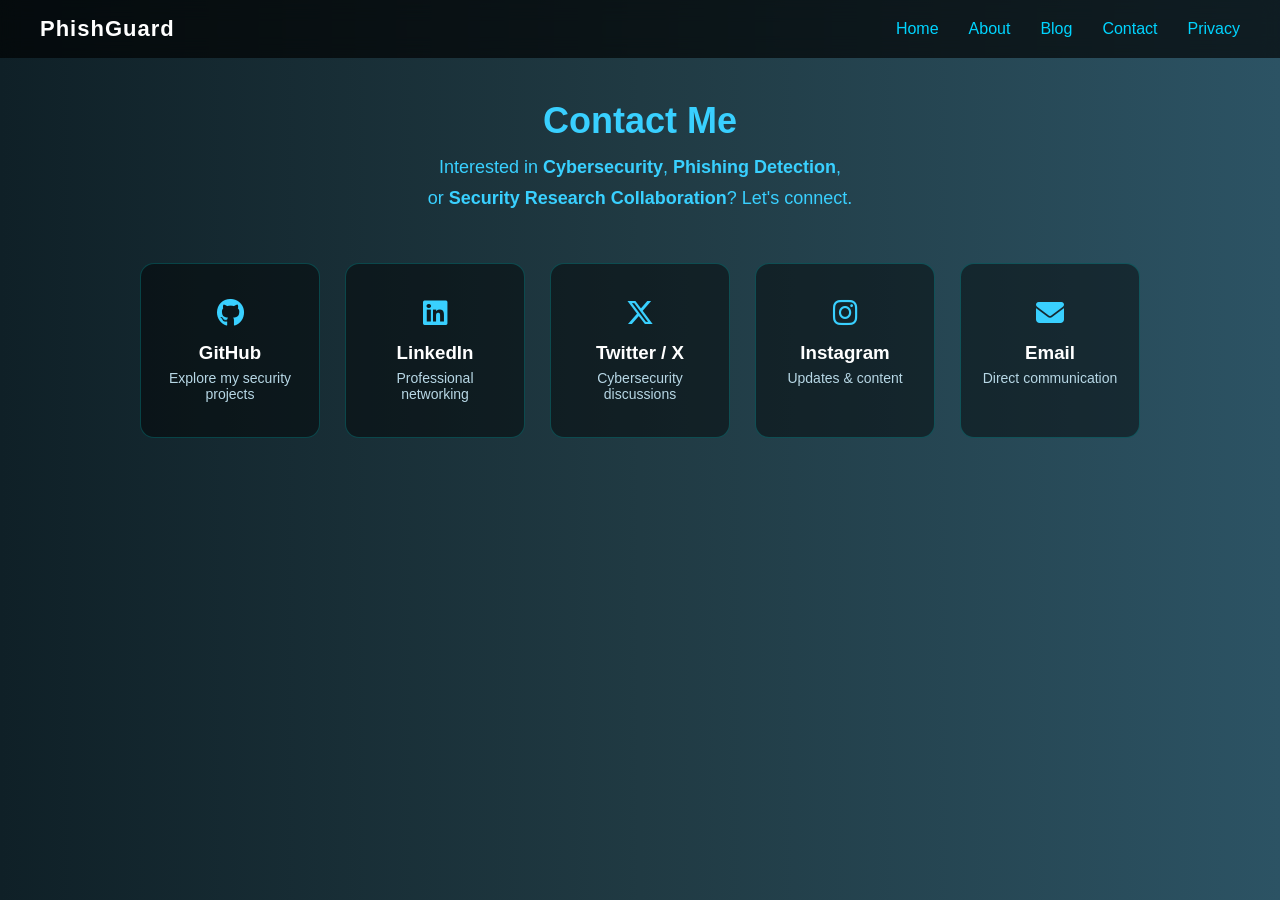
<file: contact.html>
<!DOCTYPE html>
<html lang="en">

<head>

<link rel="stylesheet" href="css/style.css">
<meta charset="UTF-8">
<meta name="viewport" content="width=device-width, initial-scale=1.0">

<title>Contact | PhishGuard</title>

<link rel="stylesheet" href="css/style.css">

<link rel="stylesheet"
href="https://cdnjs.cloudflare.com/ajax/libs/font-awesome/6.5.1/css/all.min.css">

</head>
<script src="js/app.js"></script>
<body>

<nav class="navbar">

<div class="logo">PhishGuard</div>

<div class="menu-toggle" onclick="toggleMenu()">
<i class="fas fa-bars"></i>
</div>

<ul class="nav-links" id="nav-links">
<li><a href="index.html">Home</a></li>
<li><a href="about.html">About</a></li>
<li><a href="blog.html">Blog</a></li>
<li><a href="contact.html">Contact</a></li>
<li><a href="privacy.html">Privacy</a></li>
</ul>

</nav>


<section class="contact-section">

<div class="contact-container">

<h1>Contact Me</h1>

<p class="contact-sub">
<span>Interested in <b>Cybersecurity</b>, <b>Phishing Detection</b>,</span>
<br>
<span>or <b>Security Research Collaboration</b>? Let's connect.</span>
</p>

<div class="contact-grid">

<a href="https://github.com/kumar2621" class="contact-card" target="_blank">
<i class="fab fa-github"></i>
<h3>GitHub</h3>
<p>Explore my security projects</p>
</a>

<a href="https://www.linkedin.com/in/kumar-yash-aaaa5b288/" class="contact-card" target="_blank">
<i class="fab fa-linkedin"></i>
<h3>LinkedIn</h3>
<p>Professional networking</p>
</a>

<a href="https://x.com/KumarYash2621" class="contact-card" target="_blank">
<i class="fab fa-x-twitter"></i>
<h3>Twitter / X</h3>
<p>Cybersecurity discussions</p>
</a>

<a href="https://www.instagram.com/_.kumaryash._?igsh=emdpbmd5cnM3NDZj" class="contact-card" target="_blank">
<i class="fab fa-instagram"></i>
<h3>Instagram</h3>
<p>Updates & content</p>
</a>

<a href="mailto:kumaryash2621@gmail.com" class="contact-card">
<i class="fa-solid fa-envelope"></i>
<h3>Email</h3>
<p>Direct communication</p>
</a>

</div>

</div>

</section>

</body>
</html>
</file>
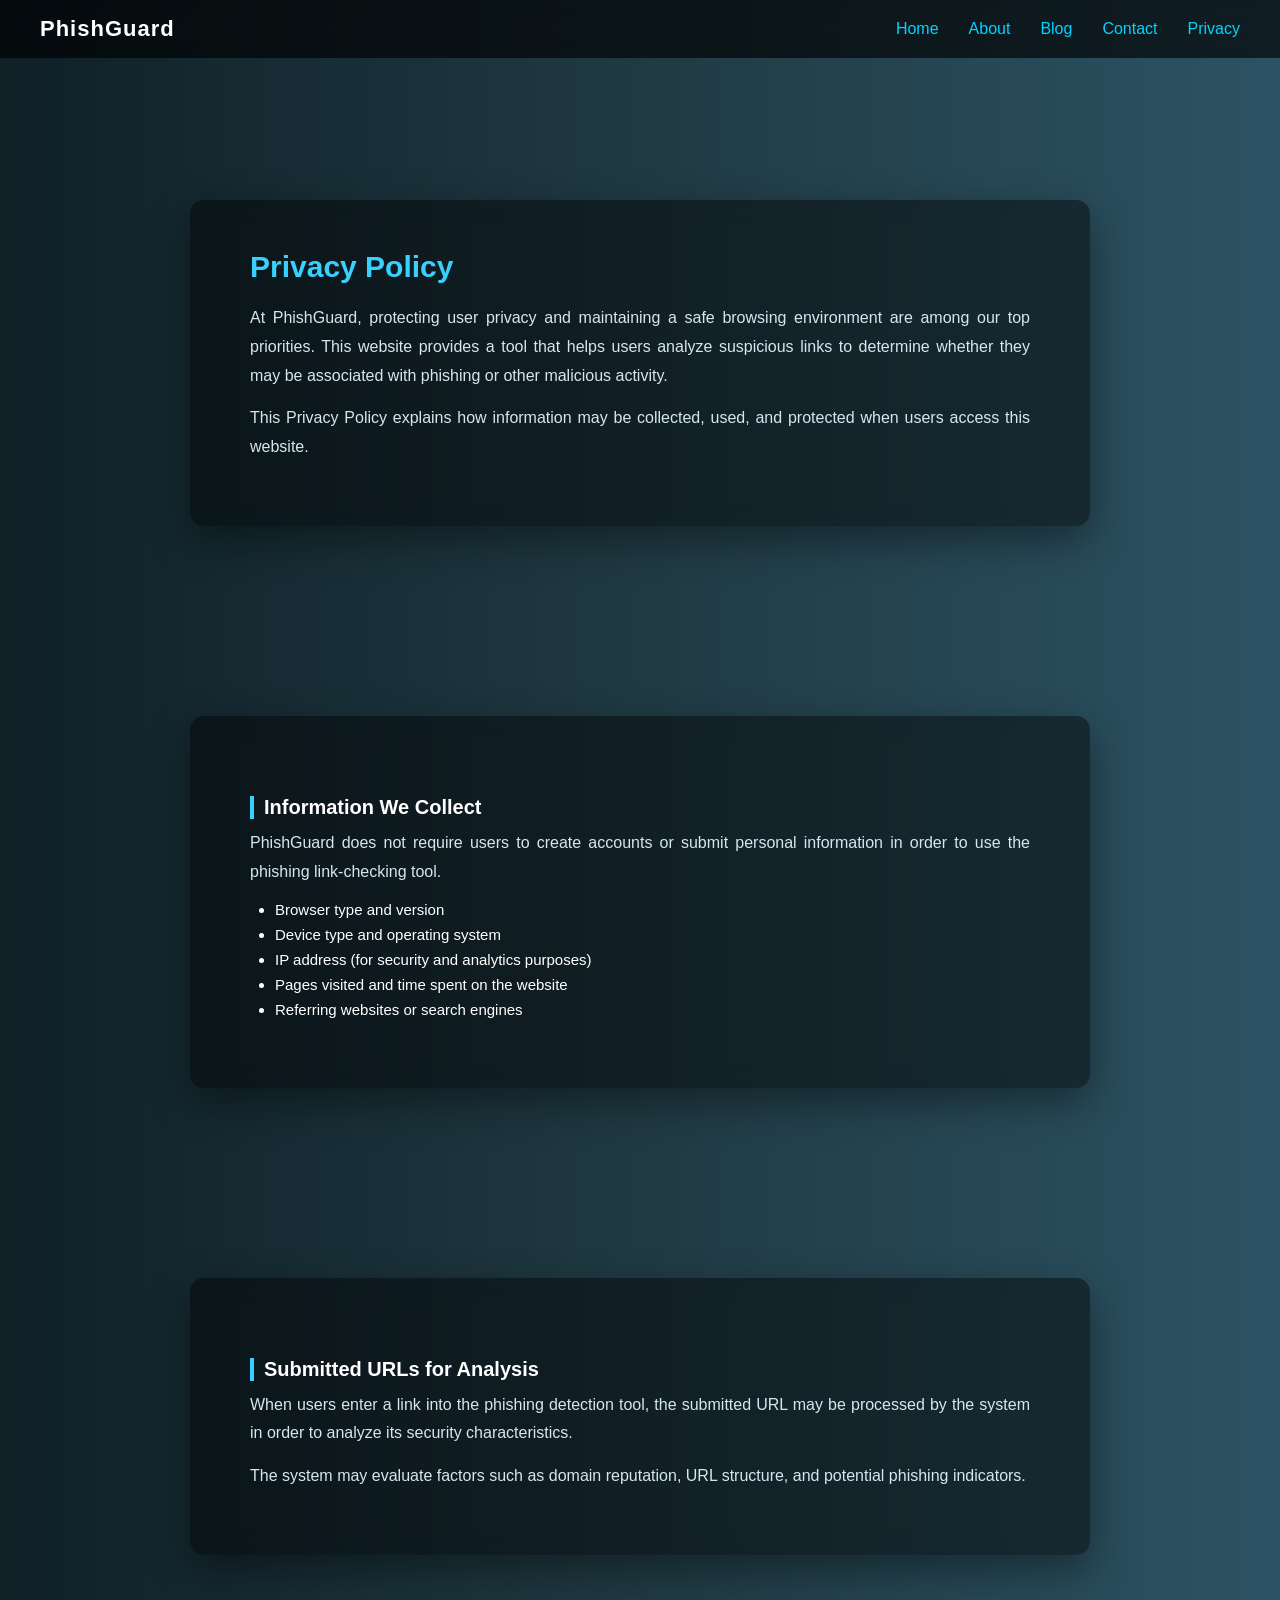
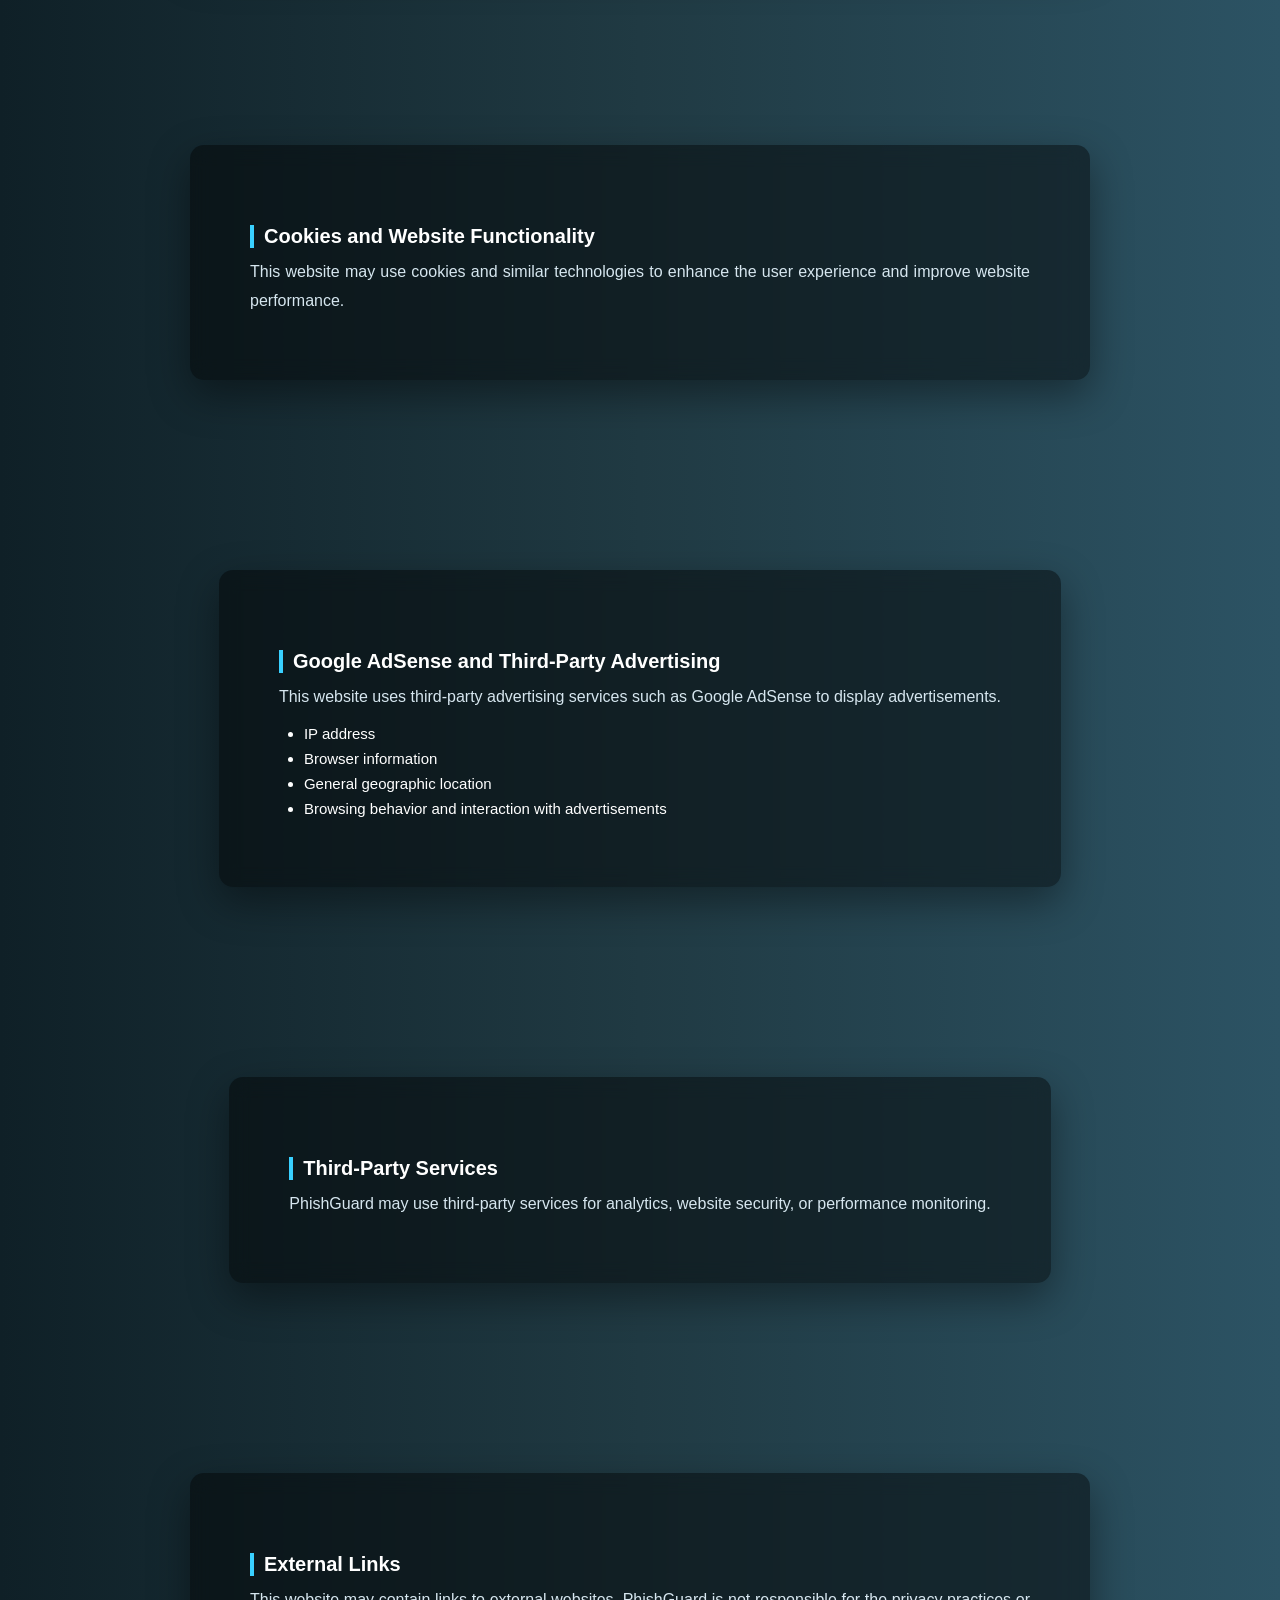
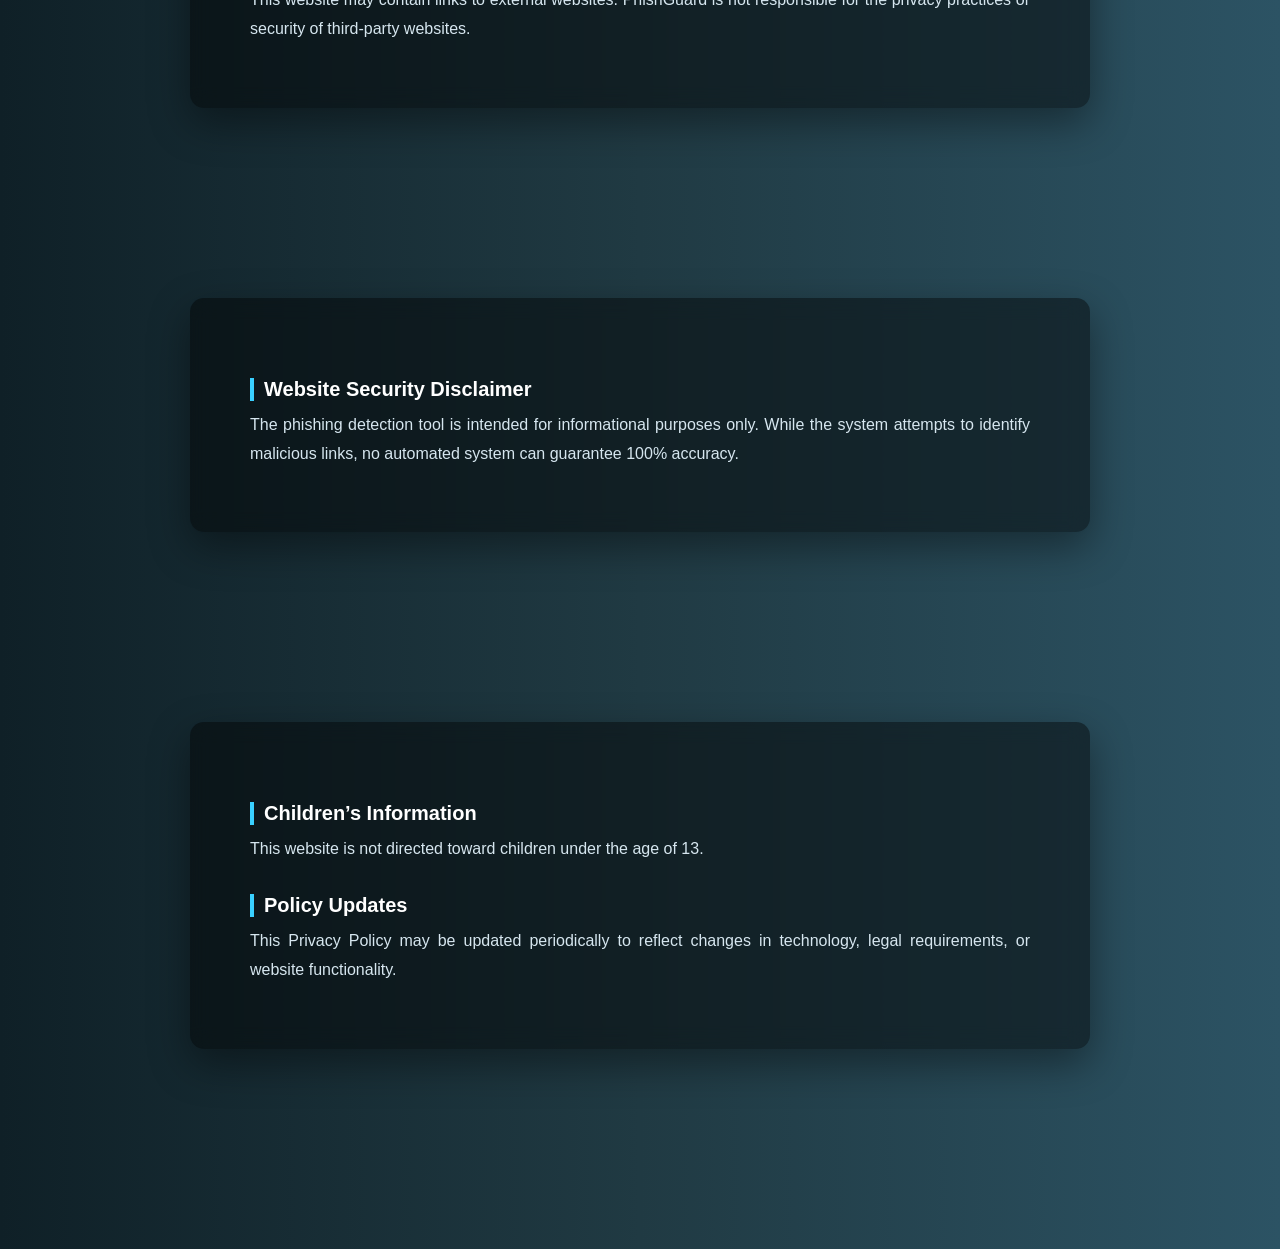
<file: privacy.html>
<!DOCTYPE html>
<html lang="en">

<head>

<meta charset="UTF-8">
<meta name="viewport" content="width=device-width, initial-scale=1.0">

<title>Privacy Policy | PhishGuard</title>

<link rel="stylesheet" href="css/style.css">

<link rel="stylesheet"
href="https://cdnjs.cloudflare.com/ajax/libs/font-awesome/6.5.1/css/all.min.css">
<style>
p {
  text-align: justify;
  line-height: 1.6;
}
</style>
</head>
<script src="js/app.js"></script>
<body>

<nav class="navbar">

<div class="logo">PhishGuard</div>

<div class="menu-toggle" onclick="toggleMenu()">
<i class="fas fa-bars"></i>
</div>

<ul class="nav-links" id="nav-links">
<li><a href="index.html">Home</a></li>
<li><a href="about.html">About</a></li>
<li><a href="blog.html">Blog</a></li>
<li><a href="contact.html">Contact</a></li>
<li><a href="privacy.html">Privacy</a></li>
</ul>

</nav>


<section class="policy-page">

<div class="about-card">

<h2>Privacy Policy</h2>

<p>
At PhishGuard, protecting user privacy and maintaining a safe browsing environment
are among our top priorities. This website provides a tool that helps users analyze
suspicious links to determine whether they may be associated with phishing or other
malicious activity.
</p>

<p>
This Privacy Policy explains how information may be collected, used, and protected
when users access this website.
</p>

</div>


<div class="about-card">

<h3>Information We Collect</h3>

<p>
PhishGuard does not require users to create accounts or submit personal information
in order to use the phishing link-checking tool.
</p>

<ul>
<li>Browser type and version</li>
<li>Device type and operating system</li>
<li>IP address (for security and analytics purposes)</li>
<li>Pages visited and time spent on the website</li>
<li>Referring websites or search engines</li>
</ul>

</div>


<div class="about-card">

<h3>Submitted URLs for Analysis</h3>

<p>
When users enter a link into the phishing detection tool, the submitted URL may be
processed by the system in order to analyze its security characteristics.
</p>

<p>
The system may evaluate factors such as domain reputation, URL structure, and
potential phishing indicators.
</p>

</div>


<div class="about-card">

<h3>Cookies and Website Functionality</h3>

<p>
This website may use cookies and similar technologies to enhance the user
experience and improve website performance.
</p>

</div>


<div class="about-card">

<h3>Google AdSense and Third-Party Advertising</h3>

<p>
This website uses third-party advertising services such as Google AdSense
to display advertisements.
</p>

<ul>
<li>IP address</li>
<li>Browser information</li>
<li>General geographic location</li>
<li>Browsing behavior and interaction with advertisements</li>
</ul>

</div>


<div class="about-card">

<h3>Third-Party Services</h3>

<p>
PhishGuard may use third-party services for analytics, website security,
or performance monitoring.
</p>

</div>


<div class="about-card">

<h3>External Links</h3>

<p>
This website may contain links to external websites. PhishGuard is not responsible
for the privacy practices or security of third-party websites.
</p>

</div>


<div class="about-card">

<h3>Website Security Disclaimer</h3>

<p>
The phishing detection tool is intended for informational purposes only.
While the system attempts to identify malicious links, no automated system
can guarantee 100% accuracy.
</p>

</div>


<div class="about-card">

<h3>Children’s Information</h3>

<p>
This website is not directed toward children under the age of 13.
</p>

<h3>Policy Updates</h3>

<p>
This Privacy Policy may be updated periodically to reflect changes in
technology, legal requirements, or website functionality.
</p>

</div>

</section>




</body>
</html>
</file>
<file: css/style.css>
/* ===== GLOBAL RESET ===== */
*{
    margin:0;
    padding:0;
    box-sizing:border-box;
    font-family:"Segoe UI",Arial,sans-serif;
    scroll-behavior:smooth;
}

/* ===== BODY ===== */
body{
    background:linear-gradient(135deg,#0f2027,#203a43,#2c5364);
    color:#ffffff;
    overflow-x:hidden;
    min-height:100svh;
}

/* ===== NAVBAR ===== */
.navbar{
    position:fixed;
    top:0;
    width:100%;
    padding:clamp(12px,3vw,16px) clamp(16px,5vw,40px);
    display:flex;
    justify-content:space-between;
    align-items:center;
    background:rgba(0,0,0,0.65);
    backdrop-filter:blur(10px);
    z-index:1000;
}

.logo{
    font-size:clamp(18px,4vw,22px);
    font-weight:bold;
    letter-spacing:1px;
}

/* ===== NAV LINKS ===== */
.nav-links{
    list-style:none;
    display:flex;
    gap:clamp(16px,4vw,30px);
}

.nav-links a{
    color:#00d4ff;
    text-decoration:none;
    font-weight:500;
}

/* ===== HAMBURGER ===== */
.menu-toggle{
    display:none;
    font-size:22px;
    color:#00d4ff;
    cursor:pointer;
}

/* ===== SECTIONS ===== */
.section{
    min-height:100svh;
    padding:clamp(100px,15vw,140px) clamp(16px,5vw,30px);
    display:flex;
    align-items:center;
    justify-content:center;
}

/* ===== HOME CARD ===== */
.home-card{
    width:100%;
    max-width:64rem;
    background:rgba(0,0,0,0.55);
    padding:clamp(28px,6vw,60px);
    border-radius:18px;
    border:1px solid rgba(0,212,255,0.35);
    box-shadow:0 25px 70px rgba(0,0,0,0.75);
    backdrop-filter:blur(12px);
    text-align:center;
}

.home-card h1{
    font-size:clamp(1.6rem,5vw,2.4rem);
    margin-bottom:30px;
}

/* ===== INPUT ROW ===== */
.input-row{
    display:flex;
    gap:14px;
    flex-wrap:wrap;
}

.input-row input{
    flex:1 1 260px;
    padding:16px;
    font-size:1rem;
    border-radius:10px;
    border:none;
    outline:none;
}

.input-row button{
    flex:0 0 auto;
    padding:16px 26px;
    font-size:1rem;
    font-weight:bold;
    border-radius:10px;
    border:none;
    background:#00d4ff;
    color:#000;
    cursor:pointer;
    min-height:48px;
}

.input-row button:disabled{
    opacity:0.7;
    cursor:not-allowed;
}

/* ===== RESULT ===== */
#result{
    margin-top:24px;
}

/* ===== ABOUT SECTION ===== */
.about-wrapper{
    width:100%;
    max-width:64rem;
    display:grid;
    gap:clamp(24px,5vw,40px);
}

.about-card{
    max-width:900px;
    margin:80px auto;
    padding:50px 60px;
    background:rgba(0,0,0,0.45);
    backdrop-filter:blur(10px);
    border-radius:14px;
    box-shadow:0 15px 40px rgba(0,0,0,0.4);
}

.about-card h2{
    font-size:30px;
    margin-bottom:20px;
    color:#39d0ff;
}

.about-card h3{
    font-size:20px;
    margin-top:30px;
    margin-bottom:10px;
    color:#ffffff;
    border-left:4px solid #39d0ff;
    padding-left:10px;
}

.about-card p{
    font-size:16px;
    line-height:1.8;
    color:#d6e6ef;
    margin-bottom:14px;
}

.about-card ul{
    padding-left:25px;
    margin-bottom:20px;
}

.about-card li{
    margin-bottom:8px;
    font-size:15px;
}

/* ===== CONTACT SECTION ===== */
.contact-section{
    padding:100px 20px;
    display:flex;
    justify-content:center;
}

.contact-container{
    max-width:1000px;
    width:100%;
    text-align:center;
}

.contact-container h1{
    font-size:36px;
    margin-bottom:10px;
    color:#39d0ff;
}

.contact-sub{
    font-size:18px;
    line-height:1.7;
    max-width:600px;
    margin:auto;
    color:#39d0ff;
    margin-bottom:50px;
}

/* GRID */
.contact-grid{
    display:grid;
    grid-template-columns:repeat(auto-fit,minmax(180px,1fr));
    gap:25px;
}

/* CARD */
.contact-card{
    background:rgba(0,0,0,0.45);
    border-radius:14px;
    padding:35px 20px;
    text-decoration:none;
    color:white;
    border:1px solid rgba(0,255,255,0.2);
    transition:all 0.3s ease;
}

/* ICON */
.contact-card i{
    font-size:28px;
    margin-bottom:15px;
    color:#39d0ff;
}

/* TITLE */
.contact-card h3{
    margin-bottom:6px;
}

/* TEXT */
.contact-card p{
    font-size:14px;
    color:#b7d7e5;
}

/* HOVER EFFECT */
.contact-card:hover{
    transform:translateY(-8px);
    border-color:#39d0ff;
    box-shadow:0 10px 25px rgba(0,255,255,0.2);
}

/* ===== POLICY PAGE ===== */
.policy-page{
    padding:120px 20px;
    display:flex;
    flex-direction:column;
    gap:30px;
    align-items:center;
}

.policy-container h1{
    font-size:32px;
    margin-bottom:20px;
    color:#3ddcff;
}

.policy-container h2{
    font-size:20px;
    margin-top:35px;
    margin-bottom:10px;
    color:#ffffff;
}

.policy-container p{
    line-height:1.7;
    font-size:15px;
    color:#d6e6ef;
    margin-bottom:15px;
}

.policy-container ul{
    padding-left:20px;
    margin-bottom:20px;
}

.policy-container li{
    margin-bottom:8px;
    color:#d6e6ef;
}

/* ===== MOBILE NAV ===== */
@media (max-width:900px){

.menu-toggle{
    display:block;
    font-size:26px;
    cursor:pointer;
    z-index:1100;
}

.nav-links{
    position:absolute;
    top:70px;
    right:10px;
    width:180px;
    background:#06131a;
    border-radius:8px;
    flex-direction:column;
    padding:15px;
    display:none;
}

.nav-links.active{
    display:flex;
}

.nav-links li{
    padding:10px 0;
}

}
body {
  font-family: Arial, sans-serif;
  background: linear-gradient(to right, #0f2027, #203a43, #2c5364);
  margin: 0;
  color: white;
}

/* Center containers */
.auth-container, .blog-container {
  width: 400px;
  margin: 60px auto;
  padding: 25px;
  border-radius: 12px;
  background: #0b1e26;
  box-shadow: 0 10px 25px rgba(0,0,0,0.4);
  text-align: center;
}

/* Inputs */
.form-group input {
  width: 100%;
  padding: 12px;
  margin: 10px 0;
  border-radius: 8px;
  border: none;
  outline: none;
  font-size: 14px;
}

/* Buttons */
.btn-group {
  display: flex;
  gap: 10px;
  justify-content: center;
}

.btn {
  padding: 10px 20px;
  border: none;
  border-radius: 8px;
  cursor: pointer;
  font-weight: bold;
}

.primary {
  background: #00c6ff;
  color: black;
}

.secondary {
  background: transparent;
  border: 1px solid #00c6ff;
  color: #00c6ff;
}

.btn:hover {
  opacity: 0.85;
}
textarea {
  width: 100%;
  height: 120px;
  padding: 10px;
  border-radius: 8px;
  border: none;
  margin-top: 10px;
  resize: none;
}
.post-card {
  width: 250px;
  padding: 20px;
  background: #132f3b;
  border-radius: 12px;
  margin: 20px auto;
  box-shadow: 0 5px 15px rgba(0,0,0,0.3);
}

.post-card h3 {
  color: #00c6ff;
}
</file>
